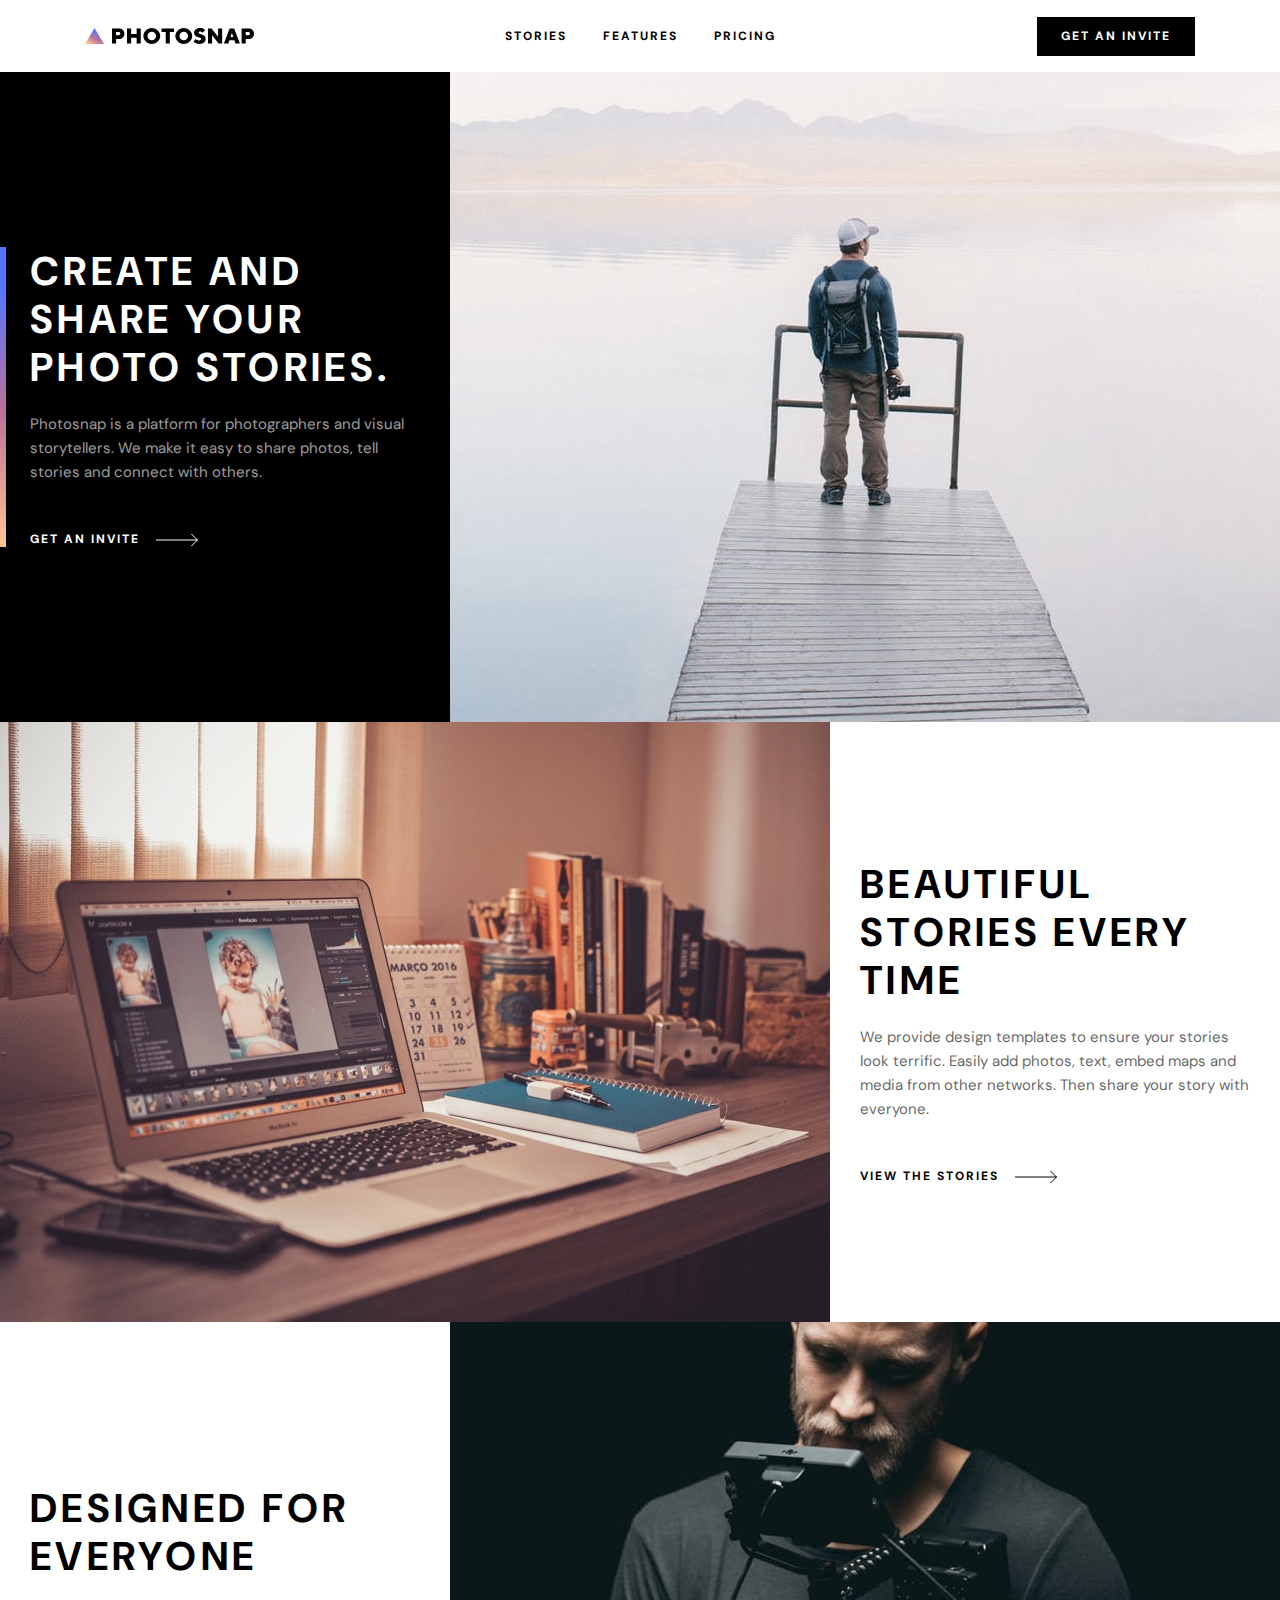
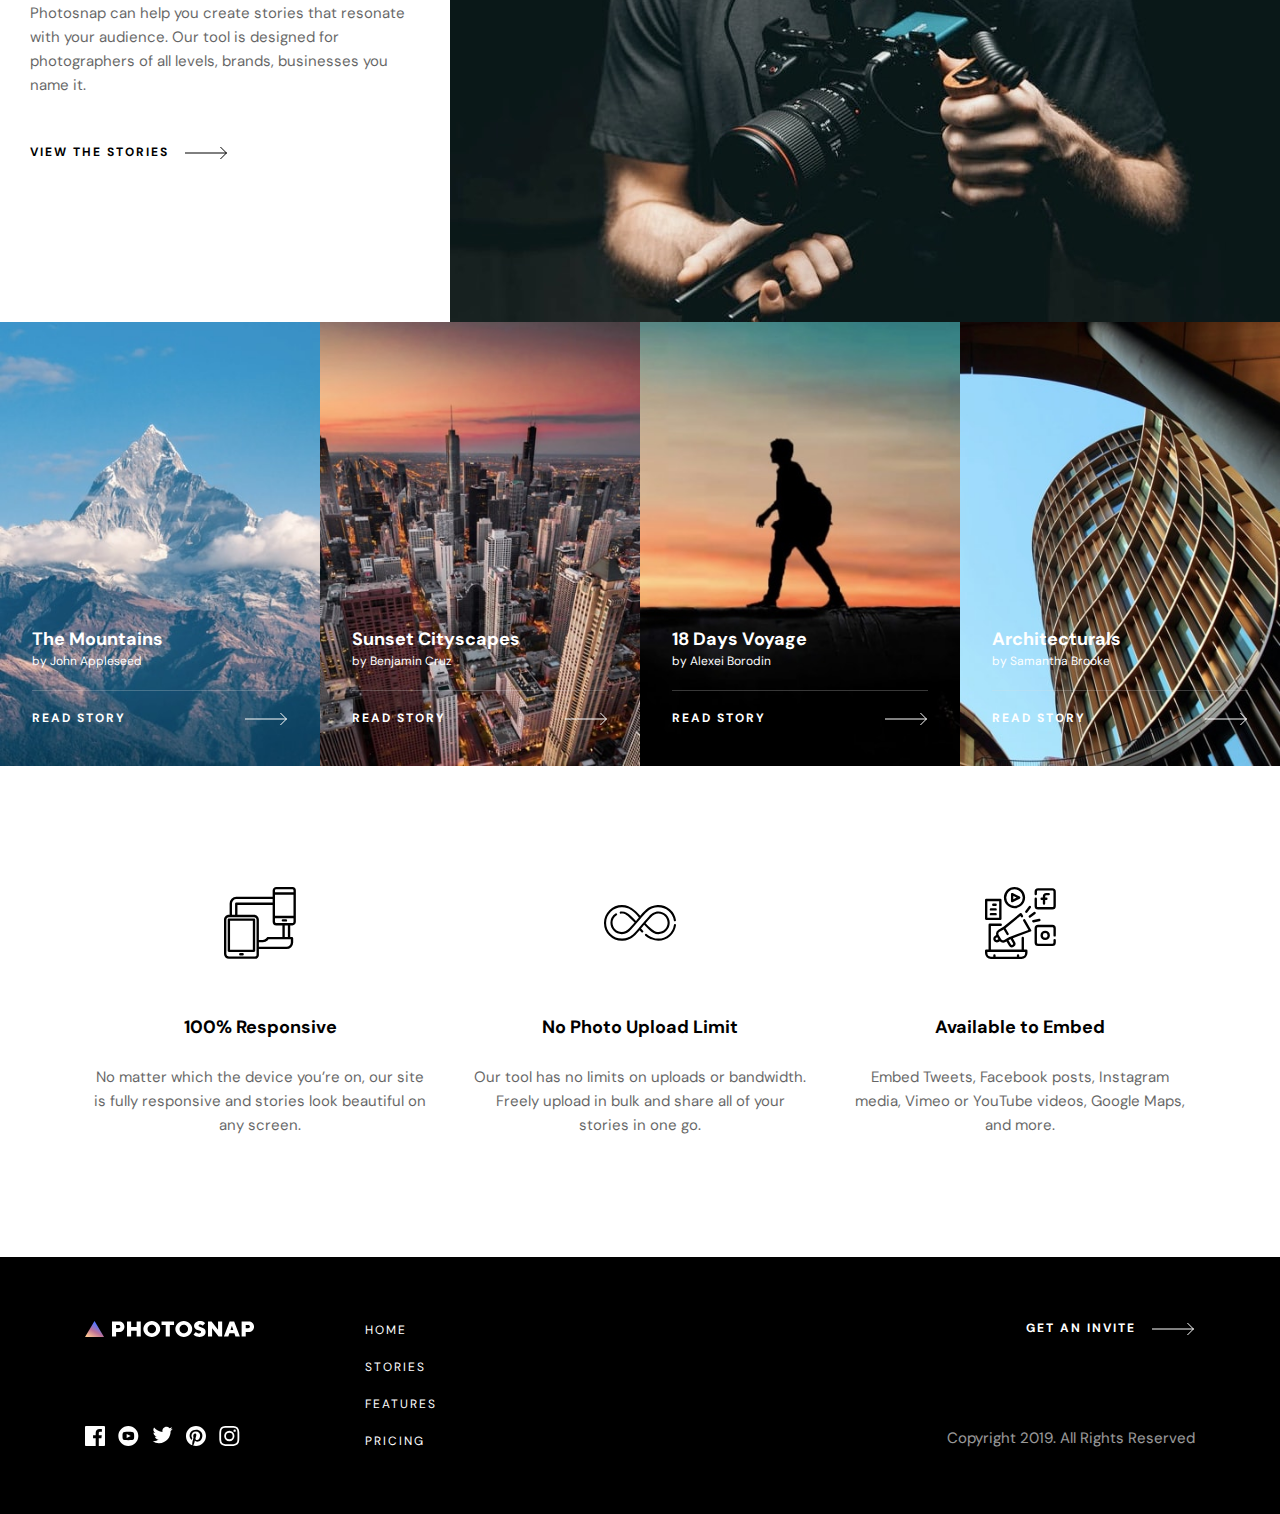
<file: index.html>
<!DOCTYPE html>
<html lang="en">

<head>
  <meta charset="UTF-8">
  <meta name="viewport" content="width=device-width, initial-scale=1.0">

  <link rel="icon" type="image/png" sizes="32x32" href="./public/assets/favicon-32x32.png">


  <!-- google fonts -->
  <link rel="preconnect" href="https://fonts.googleapis.com">
  <link rel="preconnect" href="https://fonts.gstatic.com" crossorigin>
  <link href="https://fonts.googleapis.com/css2?family=DM+Sans:wght@400;700&display=swap" rel="stylesheet">

  <title>Frontend Mentor | Photosnap Website Challenge</title>

  <!-- custom css-->
  <link rel="stylesheet" href="./public/css/style.css">
  <script src="./public/js/navigation.js" defer></script>
</head>

<body id="home">
  <header class="header">
    <div class="container">
      <a href="./index.html" aria-label="Home"><img class="logo" src="./public/assets/shared/desktop/logo.svg" alt="photosnap logo"></a>
      <button class="mobile-nav-toggle" aria-controls="primary-navigation" aria-expanded="false"><span
          class="sr-only">Menu</span></button>
      <nav id="primary-navigation" data-visible="false">
        <ul>
          <li><a class="fs-400 letter-spacing-2 uppercase text-black fw-700" href="./stories.html">Stories</a></li>
          <li><a class="fs-400 letter-spacing-2 uppercase text-black fw-700" href="./features.html">Features</a></li>
          <li><a class="fs-400 letter-spacing-2 uppercase text-black fw-700" href="./pricing.html">Pricing</a></li>
        </ul>
        <button class="button button--primary">Get an invite</button>
      </nav>
    </div>
  </header>

  <main>
    <section class="article-with-picture reversed bg-black">
      <picture>
        <source media="(min-width: 1280px)" srcset="./public/assets/home/desktop/create-and-share.jpg">
        <source media="(min-width: 768px)" srcset="./public/assets/home/tablet/create-and-share.jpg">
        <source srcset="./public/assets/home/mobile/create-and-share.jpg">
        <img src="./public/assets/home/mobile/create-and-share.jpg" alt="Man with camera standing on dock">
      </picture>
      
      <article class="container with-accent">
        <h1 class="text-h1 text-white uppercase">Create and share your photo stories.</h1>
        <p class="text-body text-white text-opacity">
          Photosnap is a platform for photographers and visual storytellers. We make it easy to share photos, tell
          stories and connect with others.
        </p>
        <button class="button button--secondary button--inverted">Get an invite
          <svg xmlns="http://www.w3.org/2000/svg" width="43" height="14">
            <g fill="none" fill-rule="evenodd" stroke="#000">
              <path d="M0 7h41.864M35.428 1l6 6-6 6" />
            </g>
          </svg>
        </button>
      </article>
    </section>

    <section class="article-with-picture">
      <picture>
        <source media="(min-width: 1280px)" srcset="./public/assets/home/desktop/beautiful-stories.jpg">
        <source media="(min-width: 768px)" srcset="./public/assets/home/tablet/beautiful-stories.jpg">
        <source srcset="./public/assets/home/mobile/beautiful-stories.jpg">
        <img src="./public/assets/home/mobile/beautiful-stories.jpg" alt="Notebook on the desk">
      </picture>
      
      <article class="container">
        <h2 class="text-h1 text-black uppercase">Beautiful stories every time</h2>
        <p class="text-body text-black text-opacity">
          We provide design templates to ensure your stories look terrific. Easily add photos, text, embed maps and media from other networks. Then share your story with everyone.
        </p>
        <button class="button button--secondary">View the stories
          <svg xmlns="http://www.w3.org/2000/svg" width="43" height="14">
            <g fill="none" fill-rule="evenodd" stroke="#000">
              <path d="M0 7h41.864M35.428 1l6 6-6 6" />
            </g>
          </svg>
        </button>
      </article>
    </section>

    <section class="article-with-picture reversed">
      <picture>
        <source media="(min-width: 1280px)" srcset="./public/assets/home/desktop/designed-for-everyone.jpg">
        <source media="(min-width: 768px)" srcset="./public/assets/home/tablet/designed-for-everyone.jpg">
        <source srcset="./public/assets/home/mobile/designed-for-everyone.jpg">
        <img src="./public/assets/home/mobile/designed-for-everyone.jpg" alt="Man holding camera">
      </picture>
      
      <article class="container">
        <h2 class="text-h1 text-black uppercase">Designed for everyone</h2>
        <p class="text-body text-black text-opacity">
          Photosnap can help you create stories that resonate with your audience.  Our tool is designed for photographers of all levels, brands, businesses you name it.
        </p>
        <button class="button button--secondary">View the stories
          <svg xmlns="http://www.w3.org/2000/svg" width="43" height="14">
            <g fill="none" fill-rule="evenodd" stroke="#000">
              <path d="M0 7h41.864M35.428 1l6 6-6 6" />
            </g>
          </svg>
        </button>
      </article>
    </section>

    <section class="stories">
      <div class="story">
        <picture class="story__picture">
          <source media="(min-width: 768px)" srcset="./public/assets/stories/desktop/mountains.jpg">
          <source srcset="./public/assets/stories/mobile/mountains.jpg">

          <img src="./public/assets/stories/mobile/mountains.jpg" alt="Mountains">
        </picture>

        <div class="story__body flow-vertical" style="--flow-space: 2rem;">
          <div>
            <h3 class="text-h3 text-white">The Mountains</h3>
            <p class="text-white fs-400">by John Appleseed</p>
          </div>

          <div class="separator opacity-25"></div>

          <button class="button button--secondary button--inverted button--block">Read story
            <svg xmlns="http://www.w3.org/2000/svg" width="43" height="14">
              <g fill="none" fill-rule="evenodd" stroke="#000">
                <path d="M0 7h41.864M35.428 1l6 6-6 6" />
              </g>
            </svg>
          </button>
        </div>
      </div>

      <div class="story">
        <picture class="story__picture">
          <source media="(min-width: 768px)" srcset="./public/assets/stories/desktop/cityscapes.jpg">
          <source srcset="./public/assets/stories/mobile/cityscapes.jpg">

          <img src="./public/assets/stories/mobile/cityscapes.jpg" alt="Big city from air">
        </picture>

        <div class="story__body flow-vertical" style="--flow-space: 2rem;">
          <div>
            <h3 class="text-h3 text-white">Sunset Cityscapes</h3>
            <p class="text-white fs-400">by Benjamin Cruz</p>
          </div>

          <div class="separator opacity-25"></div>

          <button class="button button--secondary button--inverted button--block">Read story
            <svg xmlns="http://www.w3.org/2000/svg" width="43" height="14">
              <g fill="none" fill-rule="evenodd" stroke="#000">
                <path d="M0 7h41.864M35.428 1l6 6-6 6" />
              </g>
            </svg>
          </button>
        </div>
      </div>

      <div class="story">
        <picture class="story__picture">
          <source media="(min-width: 768px)" srcset="./public/assets/stories/desktop/18-days-voyage.jpg">
          <source srcset="./public/assets/stories/mobile/18-days-voyage.jpg">

          <img src="./public/assets/stories/mobile/18-days-voyage.jpg" alt="Man walking infront of sunset">
        </picture>

        <div class="story__body flow-vertical" style="--flow-space: 2rem;">
          <div>
            <h3 class="text-h3 text-white">18 Days Voyage</h3>
            <p class="text-white fs-400">by Alexei Borodin</p>
          </div>

          <div class="separator opacity-25"></div>

          <button class="button button--secondary button--inverted button--block">Read story
            <svg xmlns="http://www.w3.org/2000/svg" width="43" height="14">
              <g fill="none" fill-rule="evenodd" stroke="#000">
                <path d="M0 7h41.864M35.428 1l6 6-6 6" />
              </g>
            </svg>
          </button>
        </div>
      </div>

      <div class="story">
        <picture class="story__picture">
          <source media="(min-width: 768px)" srcset="./public/assets/stories/desktop/architecturals.jpg">
          <source srcset="./public/assets/stories/mobile/architecturals.jpg">

          <img src="./public/assets/stories/mobile/architecturals.jpg" alt="Modern building">
        </picture>

        <div class="story__body flow-vertical" style="--flow-space: 2rem;">
          <div>
            <h3 class="text-h3 text-white">Architecturals</h3>
            <p class="text-white fs-400">by Samantha Brooke</p>
          </div>

          <div class="separator opacity-25"></div>

          <button class="button button--secondary button--inverted button--block">Read story
            <svg xmlns="http://www.w3.org/2000/svg" width="43" height="14">
              <g fill="none" fill-rule="evenodd" stroke="#000">
                <path d="M0 7h41.864M35.428 1l6 6-6 6" />
              </g>
            </svg>
          </button>
        </div>
      </div>
    </section>

    <section class="container features">
      <div class="feature">
        <img src="./public/assets/features/desktop/responsive.svg" alt="vector icon devices" class="feature__icon">
        <h3 class="text-h3">100% Responsive</h3>
        <p class="text-body text-opacity">
          No matter which the device you’re on, our site is fully responsive and stories look beautiful on any screen.
        </p>
      </div>

      <div class="feature">
        <img src="./public/assets/features/desktop/no-limit.svg" alt="vector icon devices" class="feature__icon">
        <h3 class="text-h3">No Photo Upload Limit</h3>
        <p class="text-body text-opacity">
          Our tool has no limits on uploads or bandwidth. Freely upload in bulk and share all of your stories in one go.
        </p>
      </div>

      <div class="feature">
        <img src="./public/assets/features/desktop/embed.svg" alt="vector icon devices" class="feature__icon">
        <h3 class="text-h3">Available to Embed</h3>
        <p class="text-body text-opacity">
          Embed Tweets, Facebook posts, Instagram media, Vimeo or YouTube videos, Google Maps, and more. 
        </p>
      </div>
    </section>

  </main>

  <footer class="footer bg-black">
    <div class="container">
      <div class="footer__content">
        <div class="footer__content__logo">
          <img src="./public/assets/shared/desktop/logo-white.svg" alt="Photosnap logo">
        </div>

        <ul class="footer__content__social">
          <li>
            <a href="#" id="facebook-icon"aria-label="Facebook">
              <svg xmlns="http://www.w3.org/2000/svg" width="20" height="20"><defs><linearGradient id="b" x1="100%" x2="0%" y1="0%" y2="100%"><stop offset="0%" stop-color="#63AFDB"/><stop offset="100%" stop-color="#6028F1"/></linearGradient></defs><path fill="url(#b)" d="M18.896 0H1.104C.494 0 0 .494 0 1.104v17.793C0 19.506.494 20 1.104 20h9.58v-7.745H8.076V9.237h2.606V7.01c0-2.583 1.578-3.99 3.883-3.99 1.104 0 2.052.082 2.329.119v2.7h-1.598c-1.254 0-1.496.597-1.496 1.47v1.928h2.989l-.39 3.018h-2.6V20h5.098c.608 0 1.102-.494 1.102-1.104V1.104C20 .494 19.506 0 18.896 0z"/></svg>
            </a>
          </li>

          <li>
            <a href="#" id="youtube-icon"aria-label="Youtube">
              <svg xmlns="http://www.w3.org/2000/svg" width="21" height="20"><defs><linearGradient id="c" x1="0%" x2="100%" y1="100%" y2="0%"><stop offset="0%" stop-color="#D3205A"/><stop offset="100%" stop-color="#FF5A5A"/></linearGradient></defs><path fill="url(#c)" d="M43.33 0c-5.523 0-10 4.478-10 10 0 5.523 4.477 10 10 10s10-4.477 10-10c0-5.522-4.477-10-10-10zm3.7 14.077c-1.75.12-5.653.12-7.402 0-1.896-.13-2.117-1.059-2.131-4.077.014-3.024.237-3.947 2.131-4.077 1.75-.12 5.652-.12 7.403 0 1.897.13 2.117 1.059 2.132 4.077-.015 3.024-.237 3.947-2.132 4.077zm-5.367-6.029l4.098 1.949-4.098 1.955V8.048z" transform="translate(-33)"/></svg>
            </a>
          </li>

          <li>
            <a href="#" id="twitter-icon"aria-label="Twitter">
              <svg xmlns="http://www.w3.org/2000/svg" width="21" height="18"><defs><linearGradient id="d" x1="100%" x2="0%" y1="16.979%" y2="83.021%"><stop offset="0%" stop-color="#65FFEB"/><stop offset="100%" stop-color="#27718A"/></linearGradient></defs><path fill="url(#d)" d="M86.66 3.797a8.192 8.192 0 01-2.357.646 4.11 4.11 0 001.805-2.27 8.22 8.22 0 01-2.606.996 4.096 4.096 0 00-2.995-1.296c-2.65 0-4.596 2.472-3.998 5.038a11.648 11.648 0 01-8.457-4.287 4.109 4.109 0 001.27 5.478 4.086 4.086 0 01-1.858-.513c-.045 1.901 1.318 3.68 3.291 4.075a4.113 4.113 0 01-1.853.07 4.106 4.106 0 003.833 2.85 8.25 8.25 0 01-6.075 1.7 11.616 11.616 0 006.29 1.843c7.618 0 11.922-6.434 11.662-12.205a8.354 8.354 0 002.048-2.124z" transform="translate(-66 -1)"/></svg>
            </a>
          </li>

          <li>
            <a href="#" id="pinterest-icon"aria-label="Pinterest">
              <svg xmlns="http://www.w3.org/2000/svg" width="20" height="20"><defs><linearGradient id="e" x1="100%" x2="0%" y1="0%" y2="100%"><stop offset="0%" stop-color="#F6C683"/><stop offset="100%" stop-color="#DE3838"/></linearGradient></defs><path fill="url(#e)" d="M109.99 0c-5.522 0-10 4.477-10 10 0 4.237 2.636 7.855 6.356 9.312-.088-.791-.167-2.005.035-2.868.181-.78 1.172-4.97 1.172-4.97s-.299-.6-.299-1.486c0-1.39.806-2.428 1.81-2.428.852 0 1.264.64 1.264 1.408 0 .858-.546 2.14-.828 3.33-.236.995.5 1.807 1.48 1.807 1.778 0 3.144-1.874 3.144-4.58 0-2.393-1.72-4.068-4.176-4.068-2.845 0-4.515 2.135-4.515 4.34 0 .859.33 1.781.744 2.281a.3.3 0 01.069.288l-.278 1.133c-.044.183-.145.223-.335.134-1.249-.581-2.03-2.407-2.03-3.874 0-3.154 2.292-6.052 6.608-6.052 3.469 0 6.165 2.473 6.165 5.776 0 3.447-2.173 6.22-5.19 6.22-1.013 0-1.965-.525-2.291-1.148l-.623 2.378c-.226.869-.835 1.958-1.244 2.621.937.29 1.931.446 2.962.446 5.523 0 10-4.477 10-10s-4.477-10-10-10z" transform="translate(-100)"/></svg>
            </a>
          </li>

          <li>
            <a href="#" id="instagram-icon"aria-label="Instagram">
              <svg xmlns="http://www.w3.org/2000/svg" width="21" height="20"><defs><linearGradient id="f" x1="0%" x2="50%" y1="100%" y2="0%"><stop offset="0%" stop-color="#FFC593"/><stop offset="51.945%" stop-color="#BC7198"/><stop offset="100%" stop-color="#5A77FF"/></linearGradient></defs><path fill="url(#f)" d="M143.32 1.802c2.67 0 2.987.01 4.042.059 2.71.123 3.976 1.409 4.099 4.099.048 1.054.057 1.37.057 4.04 0 2.672-.01 2.988-.057 4.042-.124 2.687-1.387 3.975-4.1 4.099-1.054.048-1.37.058-4.041.058-2.67 0-2.987-.01-4.04-.058-2.718-.124-3.977-1.416-4.1-4.1-.048-1.054-.058-1.37-.058-4.041 0-2.67.01-2.986.058-4.04.124-2.69 1.387-3.977 4.1-4.1 1.054-.048 1.37-.058 4.04-.058zm0-1.802c-2.716 0-3.056.012-4.123.06-3.631.167-5.65 2.182-5.816 5.817-.05 1.067-.061 1.407-.061 4.123s.012 3.057.06 4.123c.167 3.632 2.182 5.65 5.817 5.817 1.067.048 1.407.06 4.123.06s3.057-.012 4.123-.06c3.629-.167 5.652-2.182 5.816-5.817.05-1.066.061-1.407.061-4.123s-.012-3.056-.06-4.122c-.163-3.629-2.18-5.65-5.816-5.817C146.377.01 146.036 0 143.32 0zm0 4.865a5.135 5.135 0 100 10.27 5.135 5.135 0 000-10.27zm0 8.468a3.333 3.333 0 110-6.666 3.333 3.333 0 010 6.666zm5.338-9.87a1.2 1.2 0 100 2.4 1.2 1.2 0 000-2.4z" transform="translate(-133)"/></svg>
            </a>
          </li>
        </ul>

        <ul class="footer__content__navigation">
          <li><a href="./index.html" class="fs-400 text-white letter-spacing-2 uppercase">Home</a></li>
          <li><a href="./stories.html" class="fs-400 text-white letter-spacing-2 uppercase">Stories</a></li>
          <li><a href="./features.html" class="fs-400 text-white letter-spacing-2 uppercase">Features</a></li>
          <li><a href="./pricing.html" class="fs-400 text-white letter-spacing-2 uppercase">Pricing</a></li>
        </ul>
      </div>
      <div class="footer__misc">
        <button class="button button--secondary button--inverted">Get an invite
          <svg xmlns="http://www.w3.org/2000/svg" width="43" height="14">
            <g fill="none" fill-rule="evenodd" stroke="#000">
              <path d="M0 7h41.864M35.428 1l6 6-6 6" />
            </g>
          </svg>
        </button>
        <p class="text-body text-opacity text-white">
          Copyright 2019. All Rights Reserved
        </p>
      </div>
    </div>
  </footer>

</body>

</html>
</file>
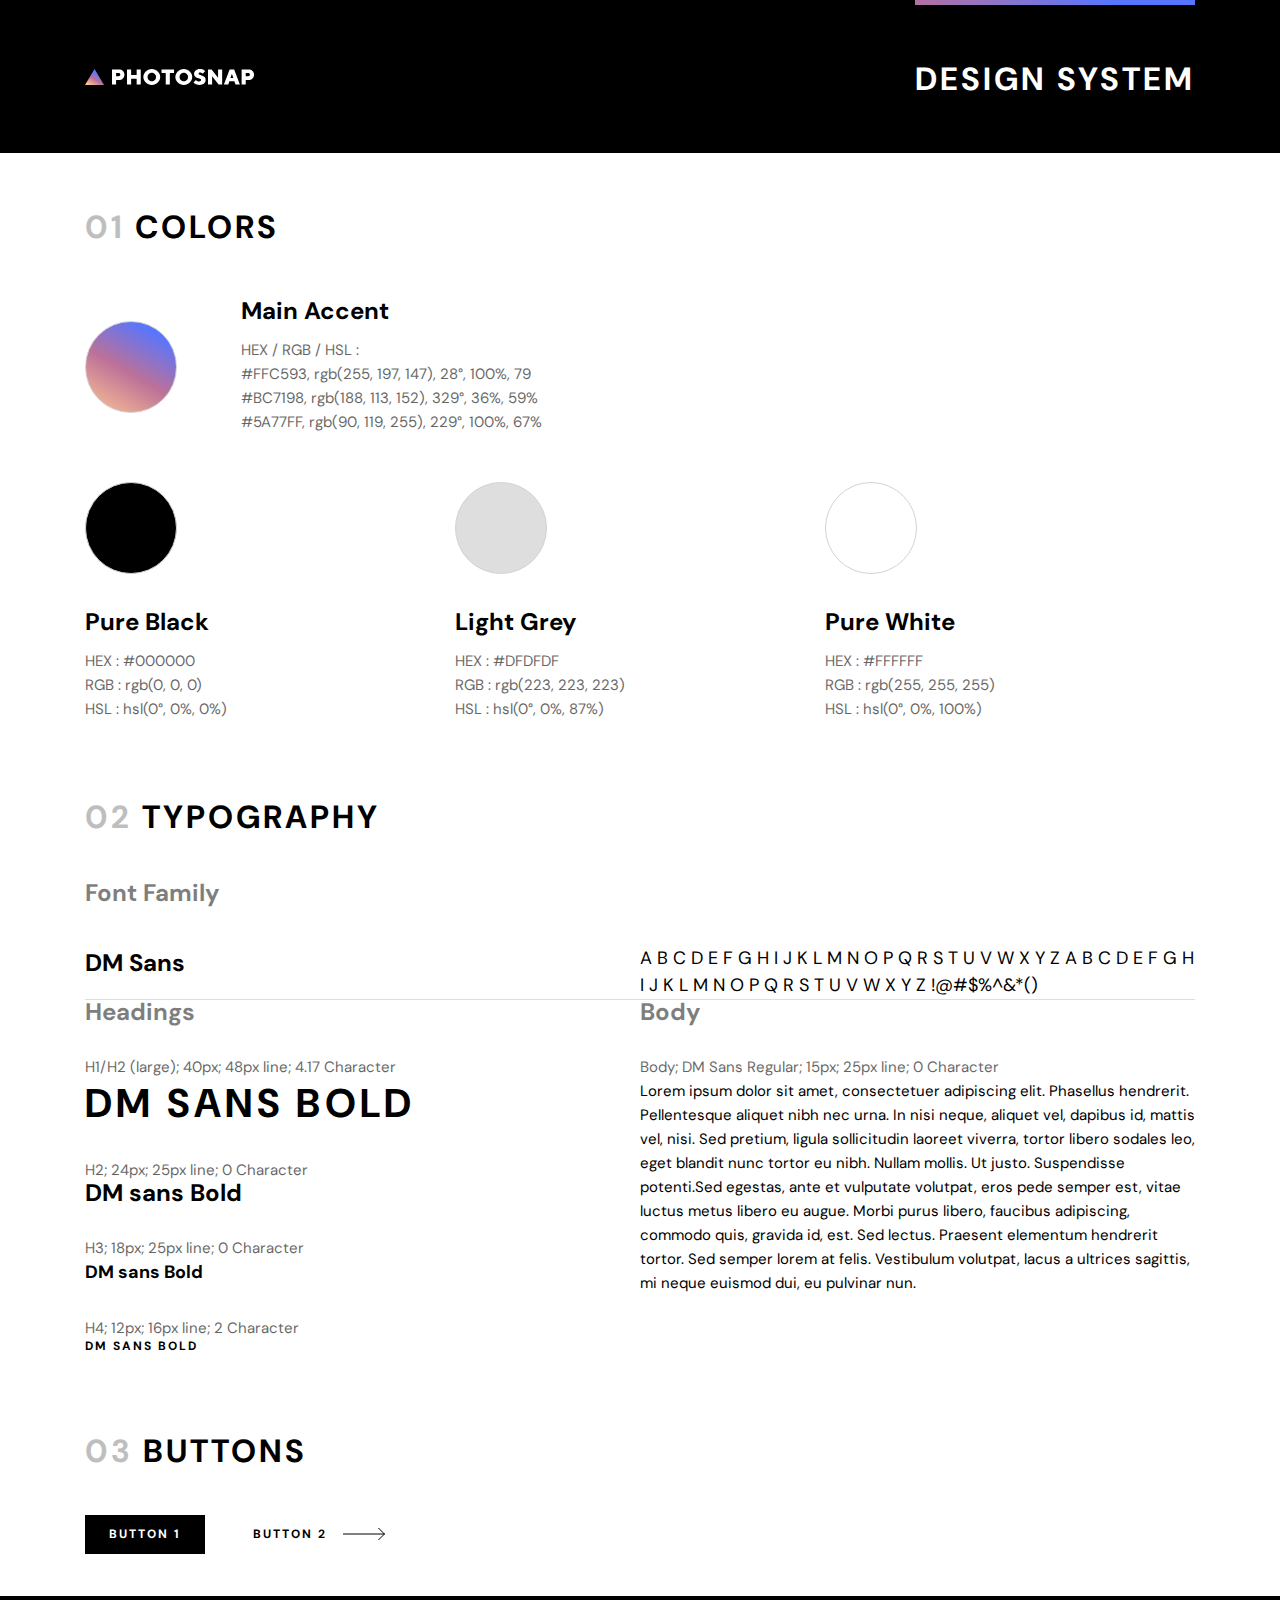
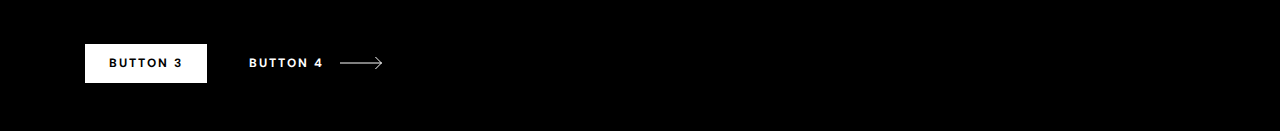
<file: design-system.html>
<!DOCTYPE html>
<html lang="en">

<head>
    <meta charset="UTF-8">
    <meta http-equiv="X-UA-Compatible" content="IE=edge">
    <meta name="viewport" content="width=device-width, initial-scale=1.0">

    <!-- google fonts -->
    <link rel="preconnect" href="https://fonts.googleapis.com">
    <link rel="preconnect" href="https://fonts.gstatic.com" crossorigin>
    <link href="https://fonts.googleapis.com/css2?family=DM+Sans:wght@400;700&display=swap" rel="stylesheet">

    <title>Document</title>

    <!-- custom css-->
    <link rel="stylesheet" href="./public/css/style.css">
</head>

<body>
    <header class="bg-black">
        <div class="container flex flex-a-center flex-j-space-between" >
            <svg xmlns="http://www.w3.org/2000/svg" width="170" height="16"><defs><linearGradient id="a" x1="0%" x2="50%" y1="85.457%" y2="14.543%"><stop offset="0%" stop-color="#FFC593"/><stop offset="51.945%" stop-color="#BC7198"/><stop offset="100%" stop-color="#5A77FF"/></linearGradient></defs><g fill="none" fill-rule="evenodd"><path fill="#fff" fill-rule="nonzero" d="M31.108 15.568v-4.541h2.703c.836 0 1.6-.133 2.292-.4a5.19 5.19 0 001.773-1.113 5.1 5.1 0 001.146-1.676c.273-.642.41-1.344.41-2.108 0-.75-.137-1.449-.41-2.098a5.072 5.072 0 00-1.146-1.686A5.19 5.19 0 0036.103.832c-.692-.266-1.456-.4-2.292-.4H27v15.136h4.108zm2.487-8.217h-2.487V4.108h2.487c.49 0 .9.162 1.232.487.332.324.497.702.497 1.135 0 .432-.165.81-.497 1.135-.332.324-.742.486-1.232.486zm12.54 8.217V9.73h5.514v5.838h4.108V.432h-4.108v5.622h-5.514V.432h-4.108v15.136h4.108zM66.784 16a8.616 8.616 0 003.319-.638 8.401 8.401 0 002.68-1.74 8.192 8.192 0 001.785-2.552c.432-.965.648-1.989.648-3.07a7.428 7.428 0 00-.648-3.07 8.192 8.192 0 00-1.784-2.552 8.401 8.401 0 00-2.681-1.74A8.616 8.616 0 0066.783 0c-1.196 0-2.306.213-3.329.638a8.432 8.432 0 00-2.67 1.74A8.192 8.192 0 0059 4.93 7.428 7.428 0 0058.351 8c0 1.081.217 2.105.649 3.07a8.192 8.192 0 001.784 2.552 8.432 8.432 0 002.67 1.74c1.023.425 2.133.638 3.33.638zm0-3.676A4.285 4.285 0 0165.119 12a3.942 3.942 0 01-1.34-.908 4.33 4.33 0 01-.887-1.373A4.479 4.479 0 0162.568 8c0-.62.108-1.193.324-1.719a4.33 4.33 0 01.886-1.373c.375-.39.822-.692 1.34-.908a4.285 4.285 0 011.666-.324c.59 0 1.142.108 1.654.324.512.216.958.519 1.34.908.382.39.681.847.898 1.373.216.526.324 1.1.324 1.719 0 .62-.108 1.193-.324 1.719a4.236 4.236 0 01-.898 1.373c-.382.39-.828.692-1.34.908a4.206 4.206 0 01-1.654.324zm18.054 3.244V4.108h4.216V.432h-12.54v3.676h4.216v11.46h4.108zM98.784 16a8.616 8.616 0 003.319-.638 8.401 8.401 0 002.68-1.74 8.192 8.192 0 001.785-2.552c.432-.965.648-1.989.648-3.07a7.428 7.428 0 00-.648-3.07 8.192 8.192 0 00-1.784-2.552 8.401 8.401 0 00-2.681-1.74A8.616 8.616 0 0098.783 0c-1.196 0-2.306.213-3.329.638a8.432 8.432 0 00-2.67 1.74A8.192 8.192 0 0091 4.93 7.428 7.428 0 0090.351 8c0 1.081.217 2.105.649 3.07a8.192 8.192 0 001.784 2.552 8.432 8.432 0 002.67 1.74c1.023.425 2.133.638 3.33.638zm0-3.676A4.285 4.285 0 0197.119 12a3.942 3.942 0 01-1.34-.908 4.33 4.33 0 01-.887-1.373A4.479 4.479 0 0194.568 8c0-.62.108-1.193.324-1.719a4.33 4.33 0 01.886-1.373c.375-.39.822-.692 1.34-.908a4.285 4.285 0 011.666-.324c.59 0 1.142.108 1.654.324.512.216.958.519 1.34.908.382.39.681.847.898 1.373.216.526.324 1.1.324 1.719 0 .62-.108 1.193-.324 1.719a4.236 4.236 0 01-.898 1.373c-.382.39-.828.692-1.34.908a4.206 4.206 0 01-1.654.324zM114.568 16c.95 0 1.801-.133 2.55-.4.75-.267 1.385-.627 1.904-1.081.519-.454.915-.98 1.189-1.578.274-.599.41-1.236.41-1.914 0-.88-.172-1.6-.518-2.162a4.35 4.35 0 00-1.298-1.362 6.98 6.98 0 00-1.697-.822l-1.697-.562a7.533 7.533 0 01-1.297-.551c-.346-.195-.52-.465-.52-.811 0-.332.148-.63.444-.898.295-.266.688-.4 1.178-.4.375 0 .714.062 1.016.184.303.123.563.263.779.422.26.173.49.367.692.584l2.378-2.487a5.559 5.559 0 00-1.276-1.08c-.432-.275-.98-.523-1.643-.747C116.5.112 115.706 0 114.784 0c-.865 0-1.65.13-2.357.39-.706.259-1.308.605-1.805 1.037-.498.432-.883.93-1.157 1.492a3.908 3.908 0 00-.41 1.73c0 .879.172 1.6.518 2.162a4.35 4.35 0 001.297 1.362 6.98 6.98 0 001.698.822c.612.201 1.178.389 1.697.562.519.173.951.357 1.297.551.346.195.52.465.52.81 0 .433-.174.812-.52 1.136-.346.324-.821.487-1.427.487-.49 0-.933-.083-1.33-.25a5.466 5.466 0 01-1.027-.55 5.352 5.352 0 01-.886-.822l-2.378 2.486c.432.49.944.923 1.535 1.298.504.331 1.131.63 1.88.897.75.267 1.63.4 2.639.4zm12.54-.432V7.135l6.508 8.433h3.546V.432h-4.108v8.433L126.568.432H123v15.136h4.108zm16.216 0l1.081-3.244h4.973l1.081 3.244h4.433L149.162.432h-4.54l-5.73 15.136h4.432zm4.973-6.487h-2.81l1.405-4.432 1.405 4.432zm12.433 6.487v-4.541h2.702c.836 0 1.6-.133 2.292-.4a5.19 5.19 0 001.773-1.113 5.1 5.1 0 001.146-1.676c.274-.642.411-1.344.411-2.108 0-.75-.137-1.449-.41-2.098a5.072 5.072 0 00-1.147-1.686 5.19 5.19 0 00-1.773-1.114c-.692-.266-1.456-.4-2.292-.4h-6.81v15.136h4.108zm2.486-8.217h-2.486V4.108h2.486c.49 0 .901.162 1.233.487.331.324.497.702.497 1.135 0 .432-.166.81-.497 1.135-.332.324-.743.486-1.233.486z"/><path fill="url(#a)" d="M0 16L9.5 0 19 16z"/></g></svg>

            <h1 class="ds-title uppercase text-white accent-border-top" style="padding-block: 5rem;">DESIGN SYSTEM</h1>
        </div>
    </header>
    <main style="padding-block-start: 5em;">
        <div class="container flow-vertical" style="--flow-space: 7.2em;">

        </div>

        <h1 class="sr-only">Design System</h1>

        <section style="margin-bottom: 7.2rem;">
            <div class="container flow-vertical" style="--flow-space: 4.8em;">
                <h2 class="ds-title text-black"><span>01</span> COLORS</h2>
                <div>
                    <div class="flex flex-a-center" style="--gap: 6.4em;">
                        <div class="circle bg-accent" style="--width: 92px; border: 1px solid lightgray;"></div>
                        <div class="flow-vertical" style="--flow-space: 1.5em;">
                            <p class="text-h2">Main Accent</p>
                            <ul>
                                <li class="text-opacity text-body">HEX / RGB / HSL :</li>
                                <li class="text-opacity text-body">#FFC593, rgb(255, 197, 147), 28°, 100%, 79</li>
                                <li class="text-opacity text-body">#BC7198, rgb(188, 113, 152), 329°, 36%, 59%</li>
                                <li class="text-opacity text-body">#5A77FF, rgb(90, 119, 255), 229°, 100%, 67%</li>
                            </ul>
                        </div>
                    </div>
                </div>
                <div class="grid grid-c-3">
                    <div class="flow-vertical" style="--flow-space: 1.5em;">
                        <div class="circle bg-black" style="--width: 92px; border: 1px solid lightgray;"></div>
                        <p class="text-h2">Pure Black</p>
                        <ul>
                            <li class="text-opacity text-body">HEX : #000000</li>
                            <li class="text-opacity text-body">RGB : rgb(0, 0, 0)</li>
                            <li class="text-opacity text-body">HSL : hsl(0°, 0%, 0%)</li>
                        </ul>
                    </div>
                    <div class="flow-vertical" style="--flow-space: 1.5em;">
                        <div class="circle bg-grey-light" style="--width: 92px; border: 1px solid lightgray;"></div>
                        <p class="text-h2">Light Grey</p>
                        <ul>
                            <li class="text-opacity text-body">HEX : #DFDFDF</li>
                            <li class="text-opacity text-body">RGB : rgb(223, 223, 223)</li>
                            <li class="text-opacity text-body">HSL : hsl(0°, 0%, 87%)</li>
                        </ul>
                    </div>
                    <div class="flow-vertical" style="--flow-space: 1.5em;">
                        <div class="circle bg-white" style="--width: 92px; border: 1px solid lightgray;"></div>
                        <p class="text-h2">Pure White</p>
                        <ul>
                            <li class="text-opacity text-body">HEX : #FFFFFF</li>
                            <li class="text-opacity text-body">RGB : rgb(255, 255, 255)</li>
                            <li class="text-opacity text-body">HSL : hsl(0°, 0%, 100%)</li>
                        </ul>
                    </div>
                </div>
            </div>
        </section>

        <section class="flow-vertical" style="--flow-space: 4rem; margin-bottom: 7.2rem;">
            <div class="container flow-vertical" style="--flow-space: 4rem;">
                <h2 class="ds-title text-black"><span>02</span> TYPOGRAPHY</h2>
                <h3 class="ds-subtitle">Font Family</h3>
                <div>

                    <div class="grid grid-c-2">
                        <p class="fw-700 fs-700">DM Sans</p>
                        <p class="fs-600 uppercase">
                            a b c d e f g h i j k l m n o p q r s t u v w x y z a b c d e f g h i j k l m n o p q r s t
                            u v w x y z !@#$%^&*()
                        </p>
                    </div>
                </div>
            </div>
            <div class="container">
                <div class="separator"></div>
            </div>

            <div class="container">
                <div class="grid grid-c-2">
                    <div class="flow-vertical" style="--flow-space: 3.2rem;">
                        <h3 class="ds-subtitle">Headings</h3>
                        <div>
                            <p class="fs-500 text-opacity">H1/H2 (large); 40px; 48px line; 4.17 Character</p>
                            <p class="text-h1 uppercase">DM sans Bold</p>
                        </div>

                        <div>
                            <p class="fs-500 text-opacity">H2; 24px; 25px line; 0 Character</p>
                            <p class="text-h2">DM sans Bold</p>
                        </div>

                        <div>
                            <p class="fs-500 text-opacity">H3; 18px; 25px line; 0 Character</p>
                            <p class="text-h3">DM sans Bold</p>
                        </div>

                        <div>
                            <p class="fs-500 text-opacity">H4; 12px; 16px line; 2 Character</p>
                            <p class="text-h4 uppercase">DM sans Bold</p>
                        </div>
                    </div>
                    <div class="flow-vertical" style="--flow-space: 3.2rem;">
                        <h3 class="ds-subtitle">Body</h3>
                        <div>
                            <p class="fs-500 text-opacity">Body; DM Sans Regular; 15px; 25px line; 0 Character</p>
                            <p class="text-body">
                                Lorem ipsum dolor sit amet, consectetuer adipiscing elit. Phasellus hendrerit.
                                Pellentesque aliquet nibh nec urna. In nisi neque, aliquet vel, dapibus id, mattis vel,
                                nisi. Sed pretium, ligula sollicitudin laoreet viverra, tortor libero sodales leo, eget
                                blandit nunc tortor eu nibh. Nullam mollis. Ut justo. Suspendisse potenti.Sed egestas,
                                ante et vulputate volutpat, eros pede semper est, vitae luctus metus libero eu augue.
                                Morbi purus libero, faucibus adipiscing, commodo quis, gravida id, est. Sed lectus.
                                Praesent elementum hendrerit tortor. Sed semper lorem at felis. Vestibulum volutpat,
                                lacus a ultrices sagittis, mi neque euismod dui, eu pulvinar nun.
                            </p>
                        </div>
                    </div>
                </div>
            </div>
        </section>

        <section class="flow-vertical" style="--flow-space: 4rem;">
            <div class="container">
                <h2 class="ds-title text-black"><span>03</span> BUTTONS</h2>
            </div>
            <div>
                <div class="container">
                    <div class="flex flex-a-center" style="--gap: 4.8rem; padding-bottom: 4.2em;">
                        <div>
                            <a href="#" class="button button--primary">Button 1</a>
                        </div>
                        <div>
                            <a href="#" class="button button--secondary">Button 2 <svg
                                    xmlns="http://www.w3.org/2000/svg" width="43" height="14">
                                    <g fill="none" fill-rule="evenodd" stroke="#000">
                                        <path d="M0 7h41.864M35.428 1l6 6-6 6" />
                                    </g>
                                </svg></a>
                        </div>
                    </div>
                </div>
                <div class="bg-black " style="padding: 4.8rem 0;">
                    <div class="container flex flex-a-center" style="--gap: 4.2em;">
                        <div>
                            <a href="#" class="button button--primary button--inverted">Button 3</a>
                        </div>
                        <div>
                            <a href="#" class="button button--secondary button--inverted">Button 4 <svg
                                    xmlns="http://www.w3.org/2000/svg" width="43" height="14">
                                    <g fill="none" fill-rule="evenodd" stroke="#000">
                                        <path d="M0 7h41.864M35.428 1l6 6-6 6" />
                                    </g>
                                </svg></a>
                        </div>
                    </div>
                </div>
            </div>
        </section>
    </main>
</body>

</html>
</file>
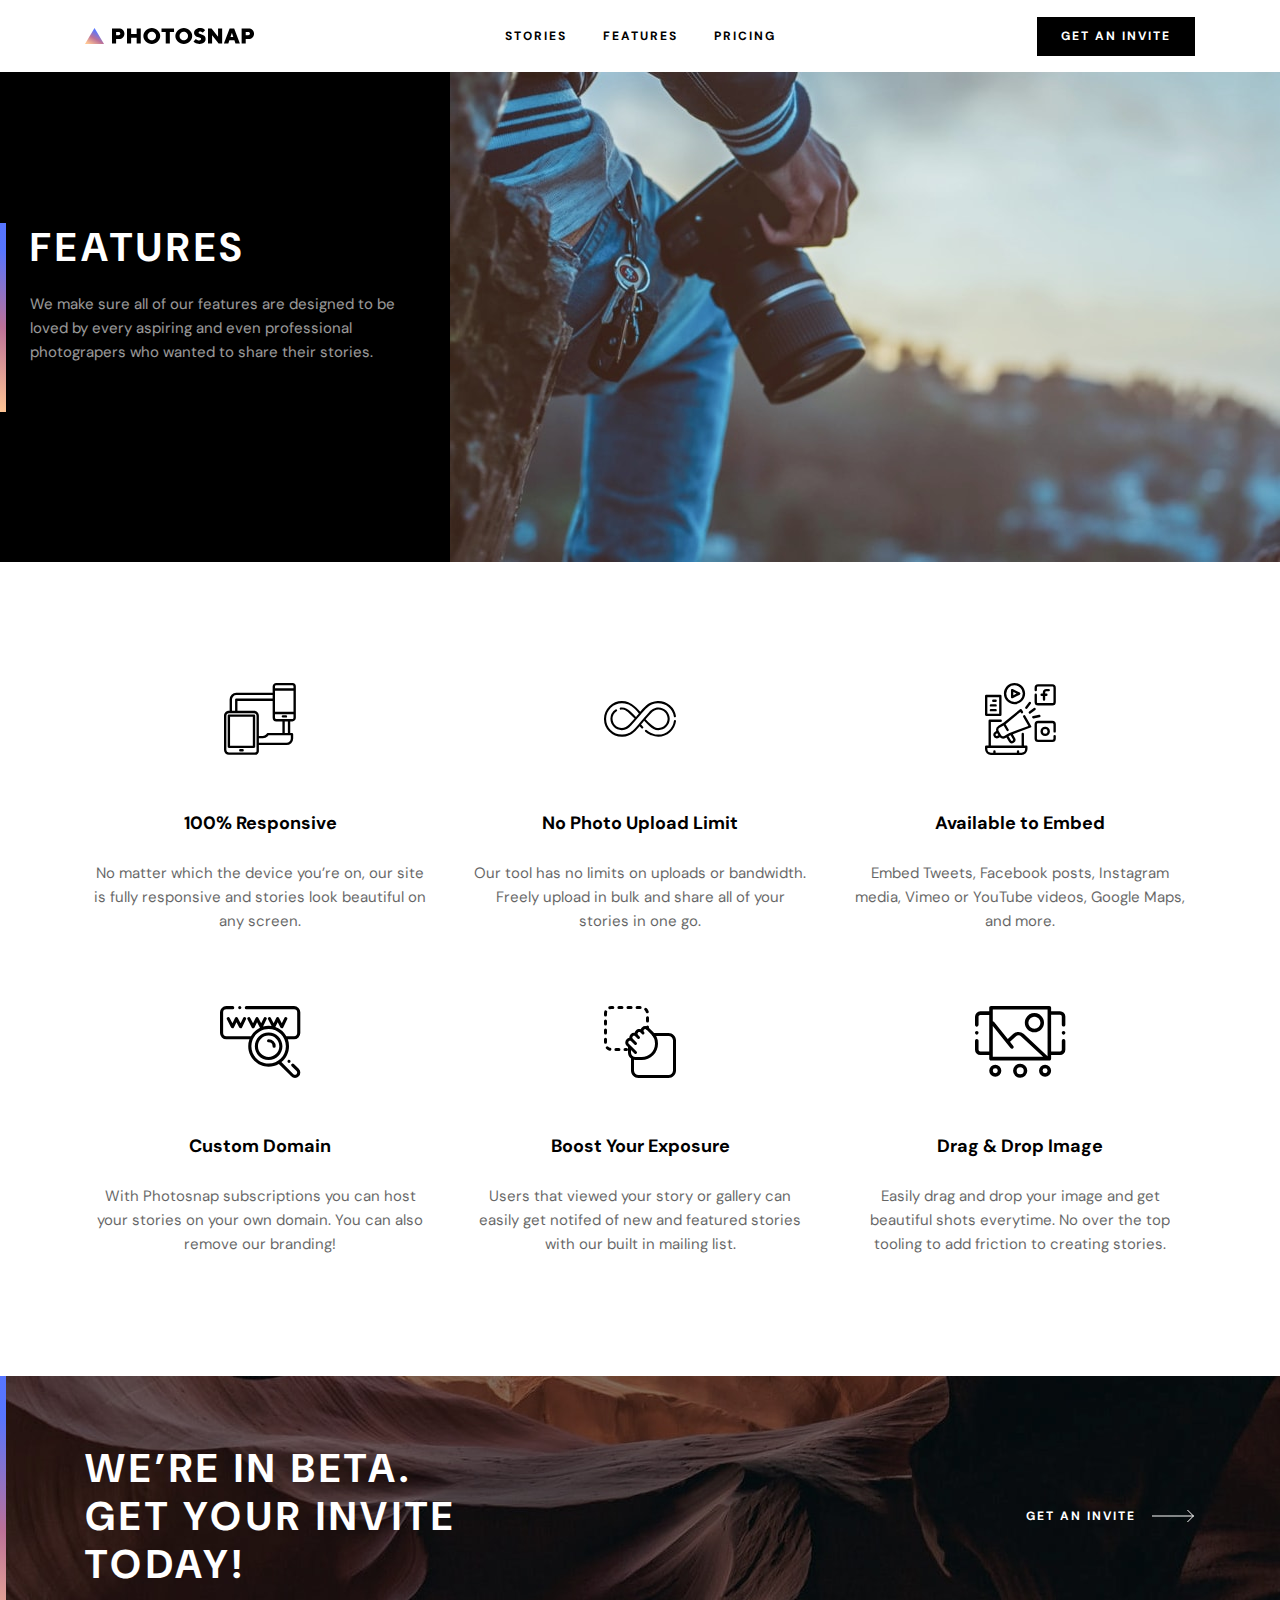
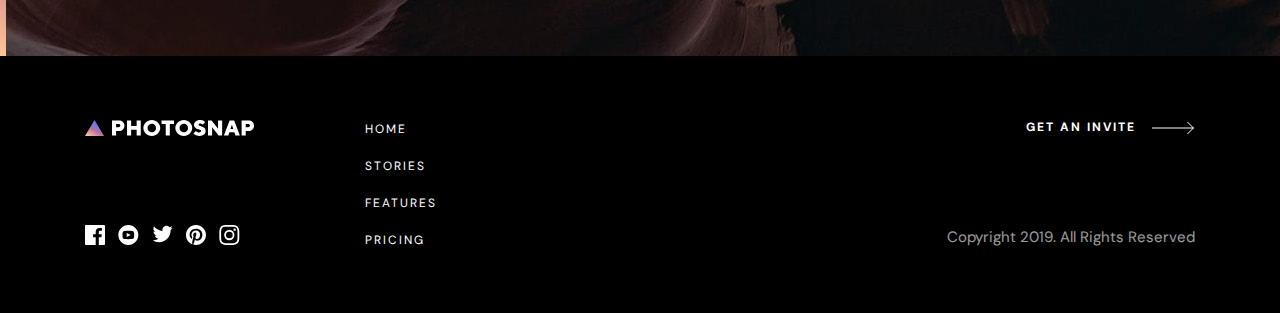
<file: features.html>
<!DOCTYPE html>
<html lang="en">

<head>
  <meta charset="UTF-8">
  <meta name="viewport" content="width=device-width, initial-scale=1.0">

  <link rel="icon" type="image/png" sizes="32x32" href="./public/assets/favicon-32x32.png">


  <!-- google fonts -->
  <link rel="preconnect" href="https://fonts.googleapis.com">
  <link rel="preconnect" href="https://fonts.gstatic.com" crossorigin>
  <link href="https://fonts.googleapis.com/css2?family=DM+Sans:wght@400;700&display=swap" rel="stylesheet">

  <title>Frontend Mentor | Photosnap Website Challenge</title>

  <!-- custom css-->
  <link rel="stylesheet" href="./public/css/style.css">
  <script src="./public/js/navigation.js" defer></script>
</head>

<body id="features">
  <header class="header">
    <div class="container">
      <a href="./index.html" aria-label="Home"><img class="logo" src="./public/assets/shared/desktop/logo.svg" alt="photosnap logo"></a>
      <button class="mobile-nav-toggle" aria-controls="primary-navigation" aria-expanded="false"><span
          class="sr-only">Menu</span></button>
      <nav id="primary-navigation" data-visible="false">
        <ul>
          <li><a class="fs-400 letter-spacing-2 uppercase text-black fw-700" href="./stories.html">Stories</a></li>
          <li><a class="fs-400 letter-spacing-2 uppercase text-black fw-700" href="./features.html">Features</a></li>
          <li><a class="fs-400 letter-spacing-2 uppercase text-black fw-700" href="./pricing.html">Pricing</a></li>
        </ul>
        <button class="button button--primary">Get an invite</button>
      </nav>
    </div>
  </header>

  <main>
    <section class="article-with-picture reversed bg-black">
      <picture>
        <source media="(min-width: 1280px)" srcset="./public/assets/features/desktop/hero.jpg">
        <source media="(min-width: 768px)" srcset="./public/assets/features/tablet/hero.jpg">
        <source srcset="./public/assets/features/mobile/hero.jpg">
        <img src="./public/assets/features/mobile/hero.jpg" alt="Man with camera standing on dock">
      </picture>
      
      <article class="container with-accent">
        <h1 class="text-h1 text-white uppercase">Features</h1>
        <p class="text-body text-white text-opacity">
          We make sure all of our features are designed to be loved by every aspiring and even professional photograpers who wanted to share their stories.
        </p>
      </article>
    </section>

    <section class="container features">
      <div class="feature">
        <img src="./public/assets/features/desktop/responsive.svg" alt="vector icon devices" class="feature__icon">
        <h3 class="text-h3">100% Responsive</h3>
        <p class="text-body text-opacity">
          No matter which the device you’re on, our site is fully responsive and stories look beautiful on any screen.
        </p>
      </div>

      <div class="feature">
        <img src="./public/assets/features/desktop/no-limit.svg" alt="vector icon devices" class="feature__icon">
        <h3 class="text-h3">No Photo Upload Limit</h3>
        <p class="text-body text-opacity">
          Our tool has no limits on uploads or bandwidth. Freely upload in bulk and share all of your stories in one go.
        </p>
      </div>

      <div class="feature">
        <img src="./public/assets/features/desktop/embed.svg" alt="vector icon devices" class="feature__icon">
        <h3 class="text-h3">Available to Embed</h3>
        <p class="text-body text-opacity">
          Embed Tweets, Facebook posts, Instagram media, Vimeo or YouTube videos, Google Maps, and more. 
        </p>
      </div>


      <div class="feature">
        <img src="./public/assets/features/desktop/custom-domain.svg" alt="vector icon devices" class="feature__icon">
        <h3 class="text-h3">Custom Domain</h3>
        <p class="text-body text-opacity">
          With Photosnap subscriptions you can host your stories on your own domain. You can also remove our branding!
        </p>
      </div>

      <div class="feature">
        <img src="./public/assets/features/desktop/boost-exposure.svg" alt="vector icon devices" class="feature__icon">
        <h3 class="text-h3">Boost Your Exposure</h3>
        <p class="text-body text-opacity">
          Users that viewed your story or gallery can easily get notifed of new and featured stories with our built in mailing list.
        </p>
      </div>

      <div class="feature">
        <img src="./public/assets/features/desktop/drag-drop.svg" alt="vector icon devices" class="feature__icon">
        <h3 class="text-h3">Drag & Drop Image</h3>
        <p class="text-body text-opacity">
          Easily drag and drop your image and get beautiful shots everytime. No over the top tooling to add friction to creating stories.
        </p>
      </div>
    </section>

    <div class="banner">
      <div class="container">
        <h2 class="text-h1 text-white uppercase">We’re in beta.
          Get your invite today!</h2>
        <button class="button button--secondary button--inverted">GET AN INVITE
          <svg xmlns="http://www.w3.org/2000/svg" width="43" height="14">
            <g fill="none" fill-rule="evenodd" stroke="#fff">
              <path d="M0 7h41.864M35.428 1l6 6-6 6" />
            </g>
          </svg>
        </button>
      </div>
    </div>

  </main>

  <footer class="footer bg-black">
    <div class="container">
      <div class="footer__content">
        <div class="footer__content__logo">
          <img src="./public/assets/shared/desktop/logo-white.svg" alt="Photosnap logo">
        </div>

        <ul class="footer__content__social">
          <li>
            <a href="#" id="facebook-icon"aria-label="Facebook">
              <svg xmlns="http://www.w3.org/2000/svg" width="20" height="20"><defs><linearGradient id="b" x1="100%" x2="0%" y1="0%" y2="100%"><stop offset="0%" stop-color="#63AFDB"/><stop offset="100%" stop-color="#6028F1"/></linearGradient></defs><path fill="url(#b)" d="M18.896 0H1.104C.494 0 0 .494 0 1.104v17.793C0 19.506.494 20 1.104 20h9.58v-7.745H8.076V9.237h2.606V7.01c0-2.583 1.578-3.99 3.883-3.99 1.104 0 2.052.082 2.329.119v2.7h-1.598c-1.254 0-1.496.597-1.496 1.47v1.928h2.989l-.39 3.018h-2.6V20h5.098c.608 0 1.102-.494 1.102-1.104V1.104C20 .494 19.506 0 18.896 0z"/></svg>
            </a>
          </li>

          <li>
            <a href="#" id="youtube-icon"aria-label="Youtube">
              <svg xmlns="http://www.w3.org/2000/svg" width="21" height="20"><defs><linearGradient id="c" x1="0%" x2="100%" y1="100%" y2="0%"><stop offset="0%" stop-color="#D3205A"/><stop offset="100%" stop-color="#FF5A5A"/></linearGradient></defs><path fill="url(#c)" d="M43.33 0c-5.523 0-10 4.478-10 10 0 5.523 4.477 10 10 10s10-4.477 10-10c0-5.522-4.477-10-10-10zm3.7 14.077c-1.75.12-5.653.12-7.402 0-1.896-.13-2.117-1.059-2.131-4.077.014-3.024.237-3.947 2.131-4.077 1.75-.12 5.652-.12 7.403 0 1.897.13 2.117 1.059 2.132 4.077-.015 3.024-.237 3.947-2.132 4.077zm-5.367-6.029l4.098 1.949-4.098 1.955V8.048z" transform="translate(-33)"/></svg>
            </a>
          </li>

          <li>
            <a href="#" id="twitter-icon"aria-label="Twitter">
              <svg xmlns="http://www.w3.org/2000/svg" width="21" height="18"><defs><linearGradient id="d" x1="100%" x2="0%" y1="16.979%" y2="83.021%"><stop offset="0%" stop-color="#65FFEB"/><stop offset="100%" stop-color="#27718A"/></linearGradient></defs><path fill="url(#d)" d="M86.66 3.797a8.192 8.192 0 01-2.357.646 4.11 4.11 0 001.805-2.27 8.22 8.22 0 01-2.606.996 4.096 4.096 0 00-2.995-1.296c-2.65 0-4.596 2.472-3.998 5.038a11.648 11.648 0 01-8.457-4.287 4.109 4.109 0 001.27 5.478 4.086 4.086 0 01-1.858-.513c-.045 1.901 1.318 3.68 3.291 4.075a4.113 4.113 0 01-1.853.07 4.106 4.106 0 003.833 2.85 8.25 8.25 0 01-6.075 1.7 11.616 11.616 0 006.29 1.843c7.618 0 11.922-6.434 11.662-12.205a8.354 8.354 0 002.048-2.124z" transform="translate(-66 -1)"/></svg>
            </a>
          </li>

          <li>
            <a href="#" id="pinterest-icon"aria-label="Pinterest">
              <svg xmlns="http://www.w3.org/2000/svg" width="20" height="20"><defs><linearGradient id="e" x1="100%" x2="0%" y1="0%" y2="100%"><stop offset="0%" stop-color="#F6C683"/><stop offset="100%" stop-color="#DE3838"/></linearGradient></defs><path fill="url(#e)" d="M109.99 0c-5.522 0-10 4.477-10 10 0 4.237 2.636 7.855 6.356 9.312-.088-.791-.167-2.005.035-2.868.181-.78 1.172-4.97 1.172-4.97s-.299-.6-.299-1.486c0-1.39.806-2.428 1.81-2.428.852 0 1.264.64 1.264 1.408 0 .858-.546 2.14-.828 3.33-.236.995.5 1.807 1.48 1.807 1.778 0 3.144-1.874 3.144-4.58 0-2.393-1.72-4.068-4.176-4.068-2.845 0-4.515 2.135-4.515 4.34 0 .859.33 1.781.744 2.281a.3.3 0 01.069.288l-.278 1.133c-.044.183-.145.223-.335.134-1.249-.581-2.03-2.407-2.03-3.874 0-3.154 2.292-6.052 6.608-6.052 3.469 0 6.165 2.473 6.165 5.776 0 3.447-2.173 6.22-5.19 6.22-1.013 0-1.965-.525-2.291-1.148l-.623 2.378c-.226.869-.835 1.958-1.244 2.621.937.29 1.931.446 2.962.446 5.523 0 10-4.477 10-10s-4.477-10-10-10z" transform="translate(-100)"/></svg>
            </a>
          </li>

          <li>
            <a href="#" id="instagram-icon"aria-label="Instagram">
              <svg xmlns="http://www.w3.org/2000/svg" width="21" height="20"><defs><linearGradient id="f" x1="0%" x2="50%" y1="100%" y2="0%"><stop offset="0%" stop-color="#FFC593"/><stop offset="51.945%" stop-color="#BC7198"/><stop offset="100%" stop-color="#5A77FF"/></linearGradient></defs><path fill="url(#f)" d="M143.32 1.802c2.67 0 2.987.01 4.042.059 2.71.123 3.976 1.409 4.099 4.099.048 1.054.057 1.37.057 4.04 0 2.672-.01 2.988-.057 4.042-.124 2.687-1.387 3.975-4.1 4.099-1.054.048-1.37.058-4.041.058-2.67 0-2.987-.01-4.04-.058-2.718-.124-3.977-1.416-4.1-4.1-.048-1.054-.058-1.37-.058-4.041 0-2.67.01-2.986.058-4.04.124-2.69 1.387-3.977 4.1-4.1 1.054-.048 1.37-.058 4.04-.058zm0-1.802c-2.716 0-3.056.012-4.123.06-3.631.167-5.65 2.182-5.816 5.817-.05 1.067-.061 1.407-.061 4.123s.012 3.057.06 4.123c.167 3.632 2.182 5.65 5.817 5.817 1.067.048 1.407.06 4.123.06s3.057-.012 4.123-.06c3.629-.167 5.652-2.182 5.816-5.817.05-1.066.061-1.407.061-4.123s-.012-3.056-.06-4.122c-.163-3.629-2.18-5.65-5.816-5.817C146.377.01 146.036 0 143.32 0zm0 4.865a5.135 5.135 0 100 10.27 5.135 5.135 0 000-10.27zm0 8.468a3.333 3.333 0 110-6.666 3.333 3.333 0 010 6.666zm5.338-9.87a1.2 1.2 0 100 2.4 1.2 1.2 0 000-2.4z" transform="translate(-133)"/></svg>
            </a>
          </li>
        </ul>

        <ul class="footer__content__navigation">
          <li><a href="./index.html" class="fs-400 text-white letter-spacing-2 uppercase">Home</a></li>
          <li><a href="./stories.html" class="fs-400 text-white letter-spacing-2 uppercase">Stories</a></li>
          <li><a href="./features.html" class="fs-400 text-white letter-spacing-2 uppercase">Features</a></li>
          <li><a href="./pricing.html" class="fs-400 text-white letter-spacing-2 uppercase">Pricing</a></li>
        </ul>
      </div>
      <div class="footer__misc">
        <button class="button button--secondary button--inverted">Get an invite
          <svg xmlns="http://www.w3.org/2000/svg" width="43" height="14">
            <g fill="none" fill-rule="evenodd" stroke="#000">
              <path d="M0 7h41.864M35.428 1l6 6-6 6" />
            </g>
          </svg>
        </button>
        <p class="text-body text-opacity text-white">
          Copyright 2019. All Rights Reserved
        </p>
      </div>
    </div>
  </footer>

</body>

</html>
</file>
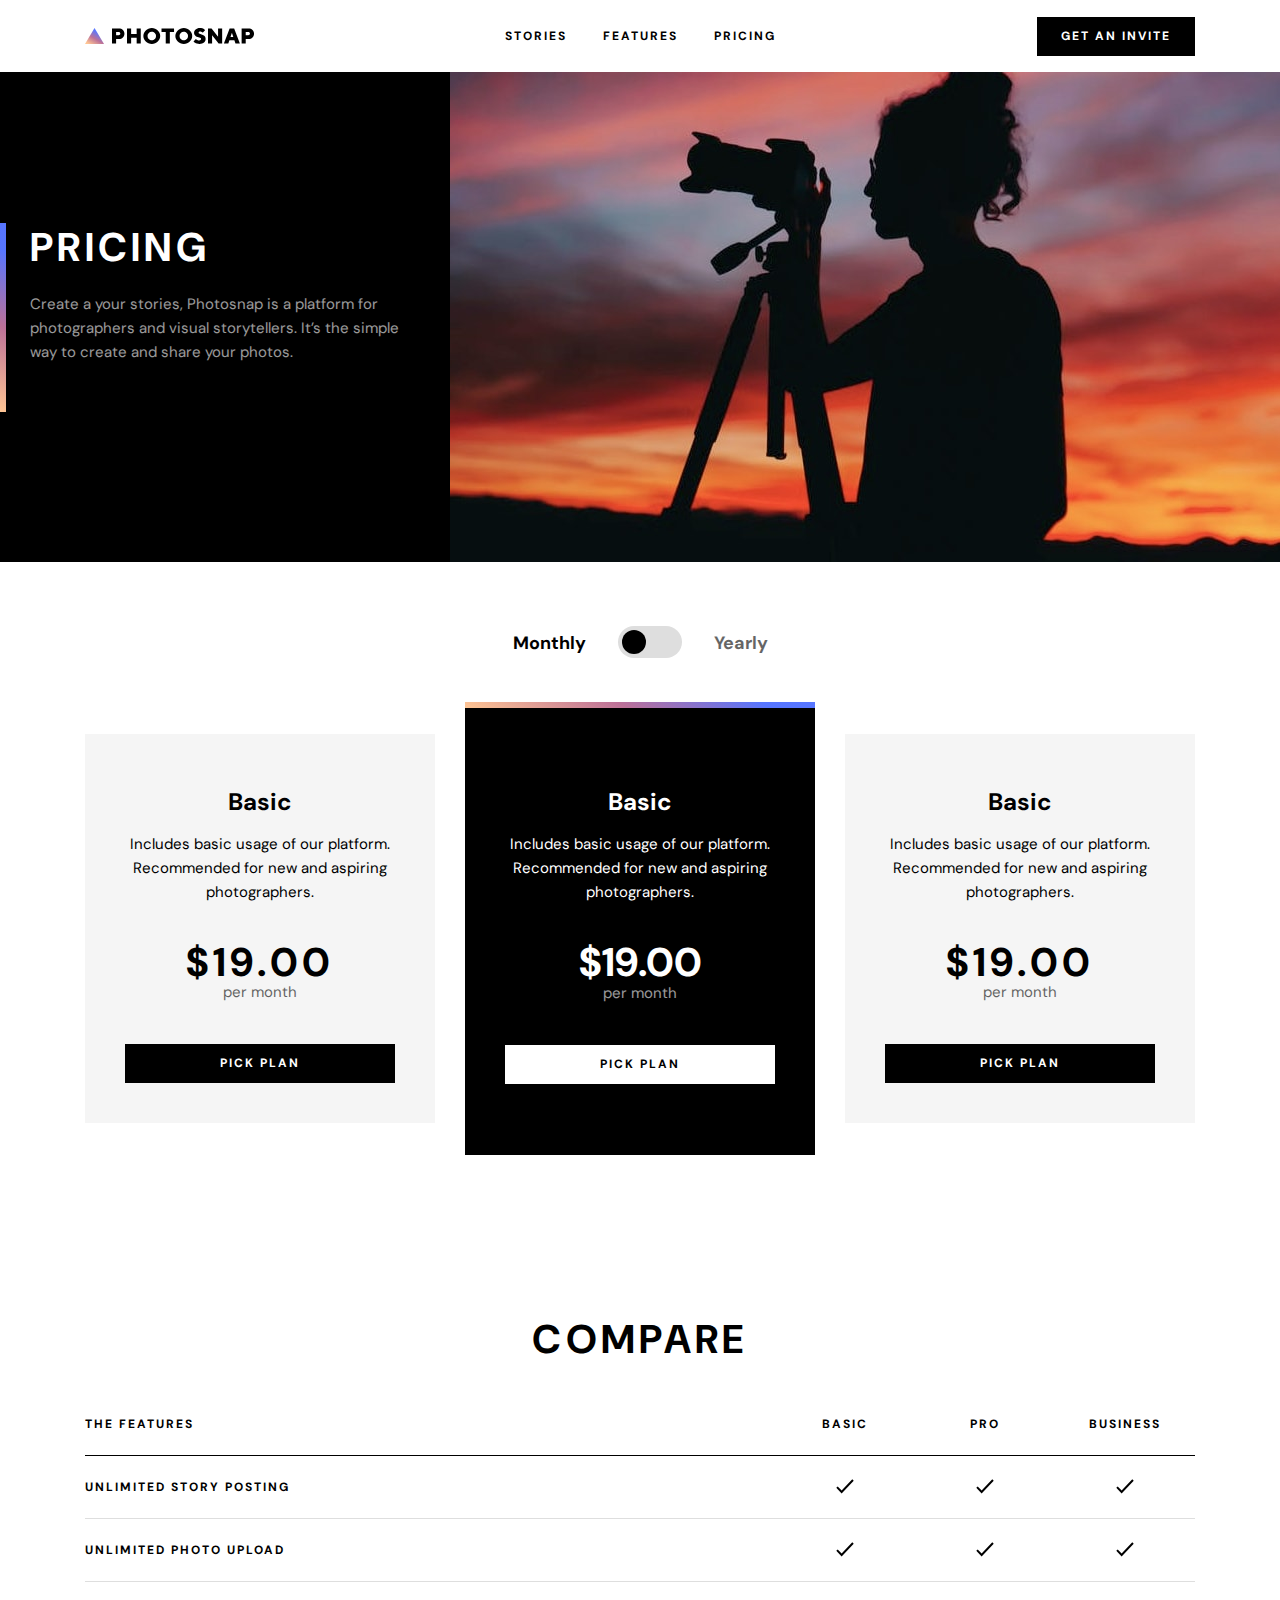
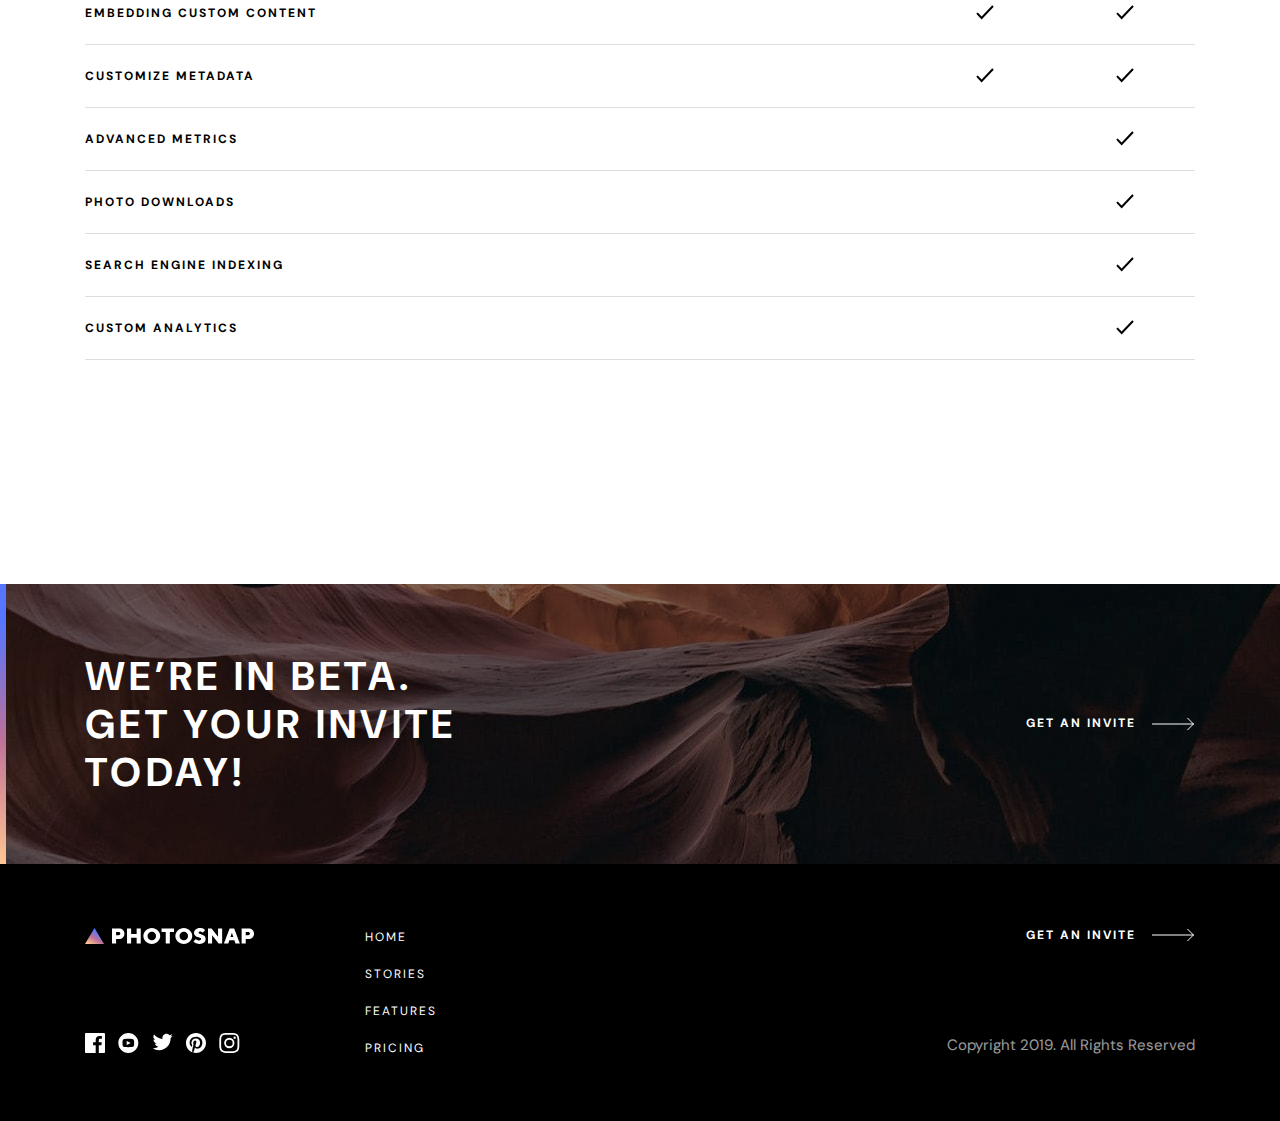
<file: pricing.html>
<!DOCTYPE html>
<html lang="en">

<head>
  <meta charset="UTF-8">
  <meta name="viewport" content="width=device-width, initial-scale=1.0">

  <link rel="icon" type="image/png" sizes="32x32" href="./public/assets/favicon-32x32.png">


  <!-- google fonts -->
  <link rel="preconnect" href="https://fonts.googleapis.com">
  <link rel="preconnect" href="https://fonts.gstatic.com" crossorigin>
  <link href="https://fonts.googleapis.com/css2?family=DM+Sans:wght@400;700&display=swap" rel="stylesheet">

  <title>Frontend Mentor | Photosnap Website Challenge</title>

  <!-- custom css-->
  <link rel="stylesheet" href="./public/css/style.css">
  <script src="./public/js/navigation.js" defer></script>
</head>

<body id="pricing">
  <header class="header">
    <div class="container">
      <a href="./index.html" aria-label="Home"><img class="logo" src="./public/assets/shared/desktop/logo.svg" alt="photosnap logo"></a>
      <button class="mobile-nav-toggle" aria-controls="primary-navigation" aria-expanded="false"><span
          class="sr-only">Menu</span></button>
      <nav id="primary-navigation" data-visible="false">
        <ul>
          <li><a class="fs-400 letter-spacing-2 uppercase text-black fw-700" href="./stories.html">Stories</a></li>
          <li><a class="fs-400 letter-spacing-2 uppercase text-black fw-700" href="./features.html">Features</a></li>
          <li><a class="fs-400 letter-spacing-2 uppercase text-black fw-700" href="./pricing.html">Pricing</a></li>
        </ul>
        <button class="button button--primary">Get an invite</button>
      </nav>
    </div>
  </header>

  <main>
    <section class="article-with-picture reversed bg-black">
      <picture>
        <source media="(min-width: 1280px)" srcset="./public/assets/pricing/desktop/hero.jpg">
        <source media="(min-width: 768px)" srcset="./public/assets/pricing/tablet/hero.jpg">
        <source srcset="./public/assets/pricing/mobile/hero.jpg">
        <img src="./public/assets/pricing/mobile/hero.jpg" alt="Man with camera standing on dock">
      </picture>
      
      <article class="container with-accent">
        <h1 class="text-h1 text-white uppercase">Pricing</h1>
        <p class="text-body text-white text-opacity">
          Create a your stories, Photosnap is a platform for photographers and visual storytellers. It’s the simple way to create and share your photos.
        </p>
      </article>
    </section>

    <div class="switch--wrapper">
      <p class="text-h3 text-black monthly">Monthly</p>
      <label class="switch" role="switch">
        <input type="checkbox" hidden>
        <span class="slider"></span>
      </label>
      <p class="text-h3 text-black yearly">Yearly</p>
    </div>

    <section class="container pricing--cards">
      <div class="pricing--card bg-grey-light">
        <div class="pricing--card__info">
          <h3 class="text-h2">Basic</h3>
          <p class="text-body">
            Includes basic usage of our platform. Recommended for new and aspiring photographers.
          </p>
        </div>
        <div class="pricing--card__price">
          <p class="pricing--card__price__amount letter-spacing-4">$19.00</p>
          <p class="text-body text-opacity">per month</p>
        </div>
        <button class="button button--primary button--block">Pick plan</button>
      </div>

      <div class="pricing--card bg-black with-accent">
        <div class="pricing--card__info">
          <h3 class="text-h2 text-white">Basic</h3>
          <p class="text-body text-white">
            Includes basic usage of our platform. Recommended for new and aspiring photographers.
          </p>
        </div>
        <div class="pricing--card__price text-white">
          <p class="pricing--card__price__amount text-white">$19.00</p>
          <p class="text-body text-opacity">per month</p>
        </div>
        <button class="button button--primary button--inverted button--block">Pick plan</button>
      </div>

      <div class="pricing--card bg-grey-light">
        <div class="pricing--card__info">
          <h3 class="text-h2">Basic</h3>
          <p class="text-body">
            Includes basic usage of our platform. Recommended for new and aspiring photographers.
          </p>
        </div>
        <div class="pricing--card__price">
          <p class="pricing--card__price__amount letter-spacing-4">$19.00</p>
          <p class="text-body text-opacity">per month</p>
        </div>
        <button class="button button--primary button--block">Pick plan</button>
      </div>
    </section>

    <div class="section features-table">
      <div class="container">
        <h2 class="text-h1 text-black letter-spacing-4 uppercase">Compare</h2>
        <div class="table">
          <div class="row table-header">
            <div class="cell cell-01 fs-400 fw-700 text-black uppercase letter-spacing-2">The features</div>
            <div class="cell cell-02 fs-400 fw-700 text-black uppercase letter-spacing-2">Basic</div>
            <div class="cell cell-03 fs-400 fw-700 text-black uppercase letter-spacing-2">Pro</div>
            <div class="cell cell-04 fs-400 fw-700 text-black uppercase letter-spacing-2">Business</div>
          </div>

          <div class="row">
            <div class="cell cell-01 fs-400 fw-700 text-black uppercase letter-spacing-2">Unlimited story posting</div>
            <div class="cell cell-02 text-black fw-700 uppercase letter-spacing-2"><span>Basic</span><img src="./public/assets/pricing/desktop/check.svg" alt="checkmark"></div>
            <div class="cell cell-03 text-black fw-700 uppercase letter-spacing-2"><span>Pro</span> <img src="./public/assets/pricing/desktop/check.svg" alt="checkmark"></div>
            <div class="cell cell-04 text-black fw-700 uppercase letter-spacing-2"><span>Business</span> <img src="./public/assets/pricing/desktop/check.svg" alt="checkmark"></div>
          </div>

          <div class="row">
            <div class="cell cell-01 fs-400 fw-700 text-black uppercase letter-spacing-2">Unlimited photo upload</div>
            <div class="cell cell-02 text-black fw-700 uppercase letter-spacing-2"><span>Basic</span><img src="./public/assets/pricing/desktop/check.svg" alt="checkmark"></div>
            <div class="cell cell-03 text-black fw-700 uppercase letter-spacing-2"><span>Pro</span> <img src="./public/assets/pricing/desktop/check.svg" alt="checkmark"></div>
            <div class="cell cell-04 text-black fw-700 uppercase letter-spacing-2"><span>Business</span> <img src="./public/assets/pricing/desktop/check.svg" alt="checkmark"></div>
          </div>

          <div class="row">
            <div class="cell cell-01 fs-400 fw-700 text-black uppercase letter-spacing-2">Embedding custom content</div>
            <div class="cell cell-02 text-black fw-700 uppercase letter-spacing-2"><span>Basic</span></div>
            <div class="cell cell-03 text-black fw-700 uppercase letter-spacing-2"><span>Pro</span> <img src="./public/assets/pricing/desktop/check.svg" alt="checkmark"></div>
            <div class="cell cell-04 text-black fw-700 uppercase letter-spacing-2"><span>Business</span> <img src="./public/assets/pricing/desktop/check.svg" alt="checkmark"></div>
          </div>

          <div class="row">
            <div class="cell cell-01 fs-400 fw-700 text-black uppercase letter-spacing-2">Customize metadata</div>
            <div class="cell cell-02 text-black fw-700 uppercase letter-spacing-2"><span>Basic</span></div>
            <div class="cell cell-03 text-black fw-700 uppercase letter-spacing-2"><span>Pro</span> <img src="./public/assets/pricing/desktop/check.svg" alt="checkmark"></div>
            <div class="cell cell-04 text-black fw-700 uppercase letter-spacing-2"><span>Business</span> <img src="./public/assets/pricing/desktop/check.svg" alt="checkmark"></div>
          </div>

          <div class="row">
            <div class="cell cell-01 fs-400 fw-700 text-black uppercase letter-spacing-2">Advanced metrics</div>
            <div class="cell cell-02 text-black fw-700 uppercase letter-spacing-2"><span>Basic</span></div>
            <div class="cell cell-03 text-black fw-700 uppercase letter-spacing-2"><span>Pro</span></div>
            <div class="cell cell-04 text-black fw-700 uppercase letter-spacing-2"><span>Business</span> <img src="./public/assets/pricing/desktop/check.svg" alt="checkmark"></div>
          </div>

          <div class="row">
            <div class="cell cell-01 fs-400 fw-700 text-black uppercase letter-spacing-2">Photo downloads</div>
            <div class="cell cell-02 text-black fw-700 uppercase letter-spacing-2"><span>Basic</span></div>
            <div class="cell cell-03 text-black fw-700 uppercase letter-spacing-2"><span>Pro</span></div>
            <div class="cell cell-04 text-black fw-700 uppercase letter-spacing-2"><span>Business</span> <img src="./public/assets/pricing/desktop/check.svg" alt="checkmark"></div>
          </div>

          <div class="row">
            <div class="cell cell-01 fs-400 fw-700 text-black uppercase letter-spacing-2">Search engine indexing</div>
            <div class="cell cell-02 text-black fw-700 uppercase letter-spacing-2"><span>Basic</span></div>
            <div class="cell cell-03 text-black fw-700 uppercase letter-spacing-2"><span>Pro</span></div>
            <div class="cell cell-04 text-black fw-700 uppercase letter-spacing-2"><span>Business</span> <img src="./public/assets/pricing/desktop/check.svg" alt="checkmark"></div>
          </div>

          <div class="row">
            <div class="cell cell-01 fs-400 fw-700 text-black uppercase letter-spacing-2">Custom analytics</div>
            <div class="cell cell-02 text-black fw-700 uppercase letter-spacing-2"><span>Basic</span></div>
            <div class="cell cell-03 text-black fw-700 uppercase letter-spacing-2"><span>Pro</span></div>
            <div class="cell cell-04 text-black fw-700 uppercase letter-spacing-2"><span>Business</span> <img src="./public/assets/pricing/desktop/check.svg" alt="checkmark"></div>
          </div>
        </div>
      </div>
    </div>

    <div class="banner">
      <div class="container">
        <h2 class="text-h1 text-white uppercase">We’re in beta.
          Get your invite today!</h2>
        <button class="button button--secondary button--inverted">GET AN INVITE
          <svg xmlns="http://www.w3.org/2000/svg" width="43" height="14">
            <g fill="none" fill-rule="evenodd" stroke="#fff">
              <path d="M0 7h41.864M35.428 1l6 6-6 6" />
            </g>
          </svg>
        </button>
      </div>
    </div>

  </main>

  <footer class="footer bg-black">
    <div class="container">
      <div class="footer__content">
        <div class="footer__content__logo">
          <img src="./public/assets/shared/desktop/logo-white.svg" alt="Photosnap logo">
        </div>

        <ul class="footer__content__social">
          <li>
            <a href="#" id="facebook-icon"aria-label="Facebook">
              <svg xmlns="http://www.w3.org/2000/svg" width="20" height="20"><defs><linearGradient id="b" x1="100%" x2="0%" y1="0%" y2="100%"><stop offset="0%" stop-color="#63AFDB"/><stop offset="100%" stop-color="#6028F1"/></linearGradient></defs><path fill="url(#b)" d="M18.896 0H1.104C.494 0 0 .494 0 1.104v17.793C0 19.506.494 20 1.104 20h9.58v-7.745H8.076V9.237h2.606V7.01c0-2.583 1.578-3.99 3.883-3.99 1.104 0 2.052.082 2.329.119v2.7h-1.598c-1.254 0-1.496.597-1.496 1.47v1.928h2.989l-.39 3.018h-2.6V20h5.098c.608 0 1.102-.494 1.102-1.104V1.104C20 .494 19.506 0 18.896 0z"/></svg>
            </a>
          </li>

          <li>
            <a href="#" id="youtube-icon"aria-label="Youtube">
              <svg xmlns="http://www.w3.org/2000/svg" width="21" height="20"><defs><linearGradient id="c" x1="0%" x2="100%" y1="100%" y2="0%"><stop offset="0%" stop-color="#D3205A"/><stop offset="100%" stop-color="#FF5A5A"/></linearGradient></defs><path fill="url(#c)" d="M43.33 0c-5.523 0-10 4.478-10 10 0 5.523 4.477 10 10 10s10-4.477 10-10c0-5.522-4.477-10-10-10zm3.7 14.077c-1.75.12-5.653.12-7.402 0-1.896-.13-2.117-1.059-2.131-4.077.014-3.024.237-3.947 2.131-4.077 1.75-.12 5.652-.12 7.403 0 1.897.13 2.117 1.059 2.132 4.077-.015 3.024-.237 3.947-2.132 4.077zm-5.367-6.029l4.098 1.949-4.098 1.955V8.048z" transform="translate(-33)"/></svg>
            </a>
          </li>

          <li>
            <a href="#" id="twitter-icon"aria-label="Twitter">
              <svg xmlns="http://www.w3.org/2000/svg" width="21" height="18"><defs><linearGradient id="d" x1="100%" x2="0%" y1="16.979%" y2="83.021%"><stop offset="0%" stop-color="#65FFEB"/><stop offset="100%" stop-color="#27718A"/></linearGradient></defs><path fill="url(#d)" d="M86.66 3.797a8.192 8.192 0 01-2.357.646 4.11 4.11 0 001.805-2.27 8.22 8.22 0 01-2.606.996 4.096 4.096 0 00-2.995-1.296c-2.65 0-4.596 2.472-3.998 5.038a11.648 11.648 0 01-8.457-4.287 4.109 4.109 0 001.27 5.478 4.086 4.086 0 01-1.858-.513c-.045 1.901 1.318 3.68 3.291 4.075a4.113 4.113 0 01-1.853.07 4.106 4.106 0 003.833 2.85 8.25 8.25 0 01-6.075 1.7 11.616 11.616 0 006.29 1.843c7.618 0 11.922-6.434 11.662-12.205a8.354 8.354 0 002.048-2.124z" transform="translate(-66 -1)"/></svg>
            </a>
          </li>

          <li>
            <a href="#" id="pinterest-icon"aria-label="Pinterest">
              <svg xmlns="http://www.w3.org/2000/svg" width="20" height="20"><defs><linearGradient id="e" x1="100%" x2="0%" y1="0%" y2="100%"><stop offset="0%" stop-color="#F6C683"/><stop offset="100%" stop-color="#DE3838"/></linearGradient></defs><path fill="url(#e)" d="M109.99 0c-5.522 0-10 4.477-10 10 0 4.237 2.636 7.855 6.356 9.312-.088-.791-.167-2.005.035-2.868.181-.78 1.172-4.97 1.172-4.97s-.299-.6-.299-1.486c0-1.39.806-2.428 1.81-2.428.852 0 1.264.64 1.264 1.408 0 .858-.546 2.14-.828 3.33-.236.995.5 1.807 1.48 1.807 1.778 0 3.144-1.874 3.144-4.58 0-2.393-1.72-4.068-4.176-4.068-2.845 0-4.515 2.135-4.515 4.34 0 .859.33 1.781.744 2.281a.3.3 0 01.069.288l-.278 1.133c-.044.183-.145.223-.335.134-1.249-.581-2.03-2.407-2.03-3.874 0-3.154 2.292-6.052 6.608-6.052 3.469 0 6.165 2.473 6.165 5.776 0 3.447-2.173 6.22-5.19 6.22-1.013 0-1.965-.525-2.291-1.148l-.623 2.378c-.226.869-.835 1.958-1.244 2.621.937.29 1.931.446 2.962.446 5.523 0 10-4.477 10-10s-4.477-10-10-10z" transform="translate(-100)"/></svg>
            </a>
          </li>

          <li>
            <a href="#" id="instagram-icon"aria-label="Instagram">
              <svg xmlns="http://www.w3.org/2000/svg" width="21" height="20"><defs><linearGradient id="f" x1="0%" x2="50%" y1="100%" y2="0%"><stop offset="0%" stop-color="#FFC593"/><stop offset="51.945%" stop-color="#BC7198"/><stop offset="100%" stop-color="#5A77FF"/></linearGradient></defs><path fill="url(#f)" d="M143.32 1.802c2.67 0 2.987.01 4.042.059 2.71.123 3.976 1.409 4.099 4.099.048 1.054.057 1.37.057 4.04 0 2.672-.01 2.988-.057 4.042-.124 2.687-1.387 3.975-4.1 4.099-1.054.048-1.37.058-4.041.058-2.67 0-2.987-.01-4.04-.058-2.718-.124-3.977-1.416-4.1-4.1-.048-1.054-.058-1.37-.058-4.041 0-2.67.01-2.986.058-4.04.124-2.69 1.387-3.977 4.1-4.1 1.054-.048 1.37-.058 4.04-.058zm0-1.802c-2.716 0-3.056.012-4.123.06-3.631.167-5.65 2.182-5.816 5.817-.05 1.067-.061 1.407-.061 4.123s.012 3.057.06 4.123c.167 3.632 2.182 5.65 5.817 5.817 1.067.048 1.407.06 4.123.06s3.057-.012 4.123-.06c3.629-.167 5.652-2.182 5.816-5.817.05-1.066.061-1.407.061-4.123s-.012-3.056-.06-4.122c-.163-3.629-2.18-5.65-5.816-5.817C146.377.01 146.036 0 143.32 0zm0 4.865a5.135 5.135 0 100 10.27 5.135 5.135 0 000-10.27zm0 8.468a3.333 3.333 0 110-6.666 3.333 3.333 0 010 6.666zm5.338-9.87a1.2 1.2 0 100 2.4 1.2 1.2 0 000-2.4z" transform="translate(-133)"/></svg>
            </a>
          </li>
        </ul>

        <ul class="footer__content__navigation">
          <li><a href="./index.html" class="fs-400 text-white letter-spacing-2 uppercase">Home</a></li>
          <li><a href="./stories.html" class="fs-400 text-white letter-spacing-2 uppercase">Stories</a></li>
          <li><a href="./features.html" class="fs-400 text-white letter-spacing-2 uppercase">Features</a></li>
          <li><a href="./pricing.html" class="fs-400 text-white letter-spacing-2 uppercase">Pricing</a></li>
        </ul>
      </div>
      <div class="footer__misc">
        <button class="button button--secondary button--inverted">Get an invite
          <svg xmlns="http://www.w3.org/2000/svg" width="43" height="14">
            <g fill="none" fill-rule="evenodd" stroke="#000">
              <path d="M0 7h41.864M35.428 1l6 6-6 6" />
            </g>
          </svg>
        </button>
        <p class="text-body text-opacity text-white">
          Copyright 2019. All Rights Reserved
        </p>
      </div>
    </div>
  </footer>

</body>

</html>
</file>
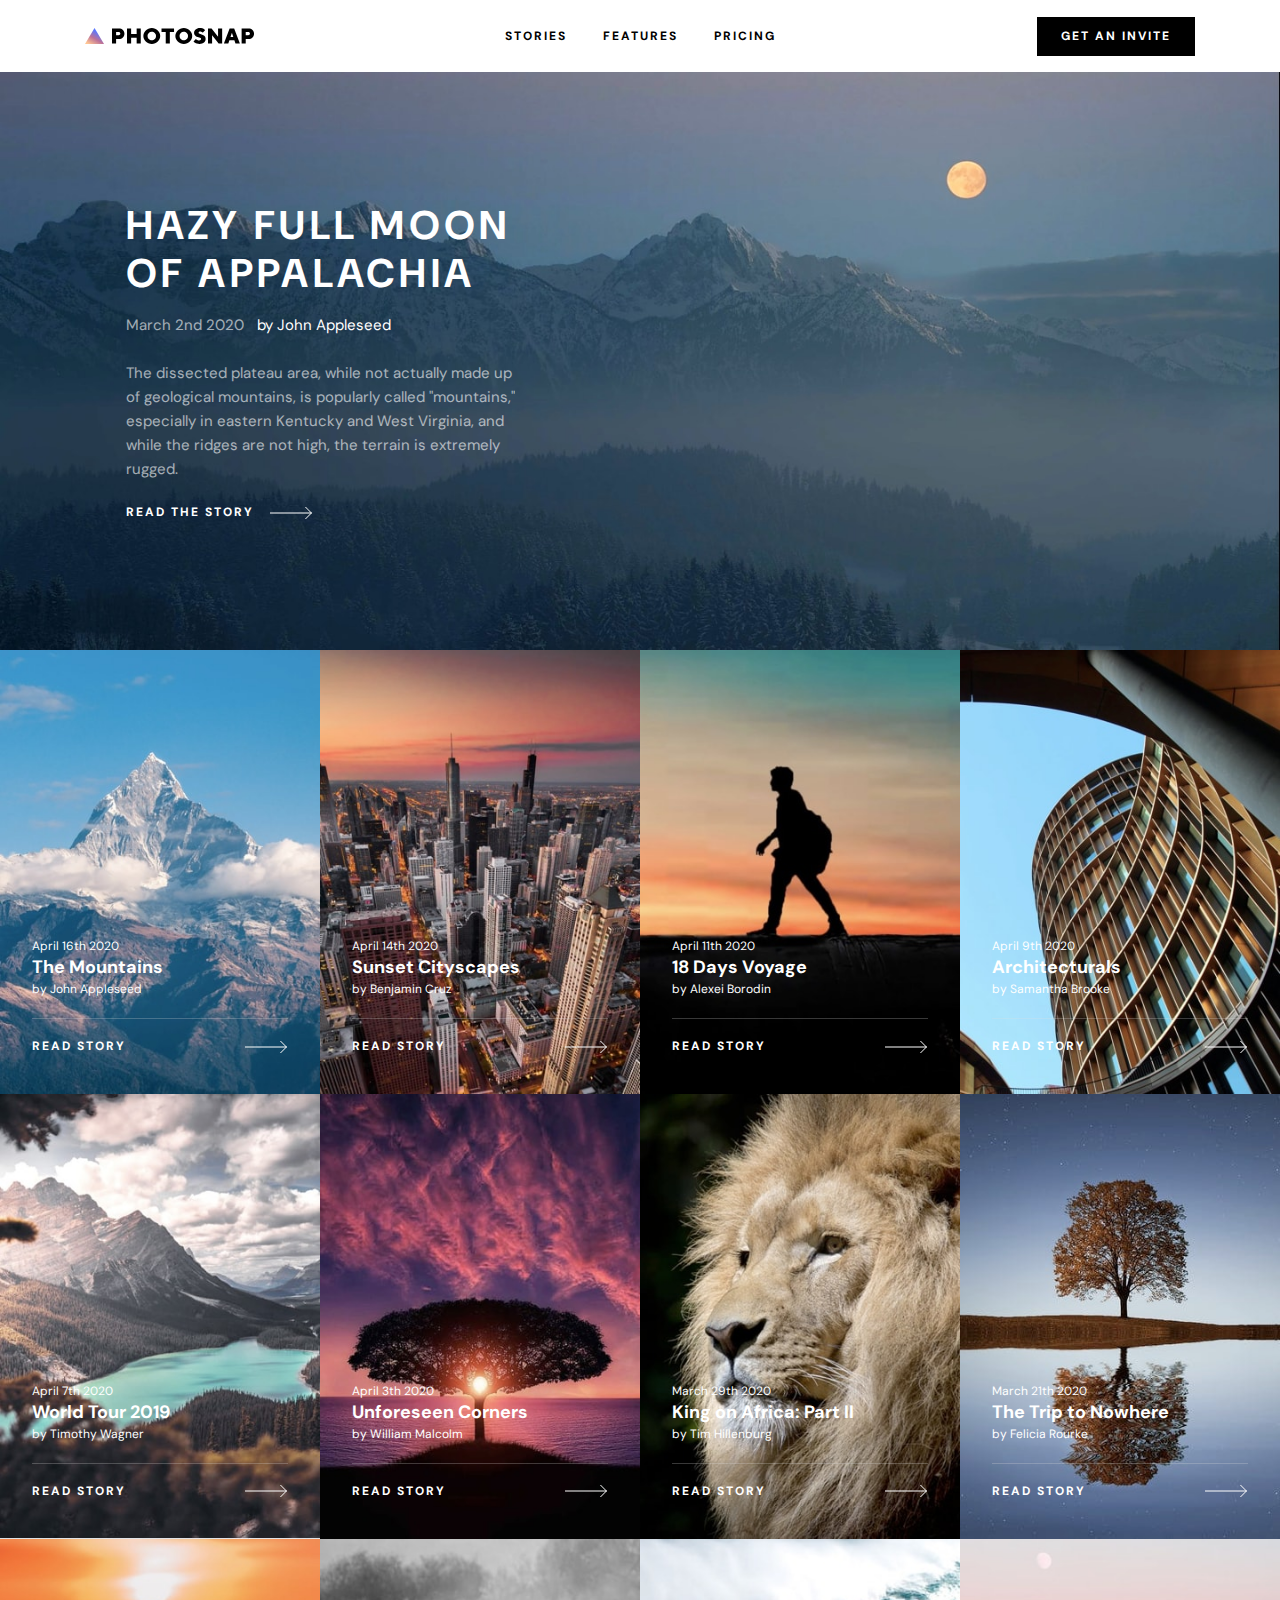
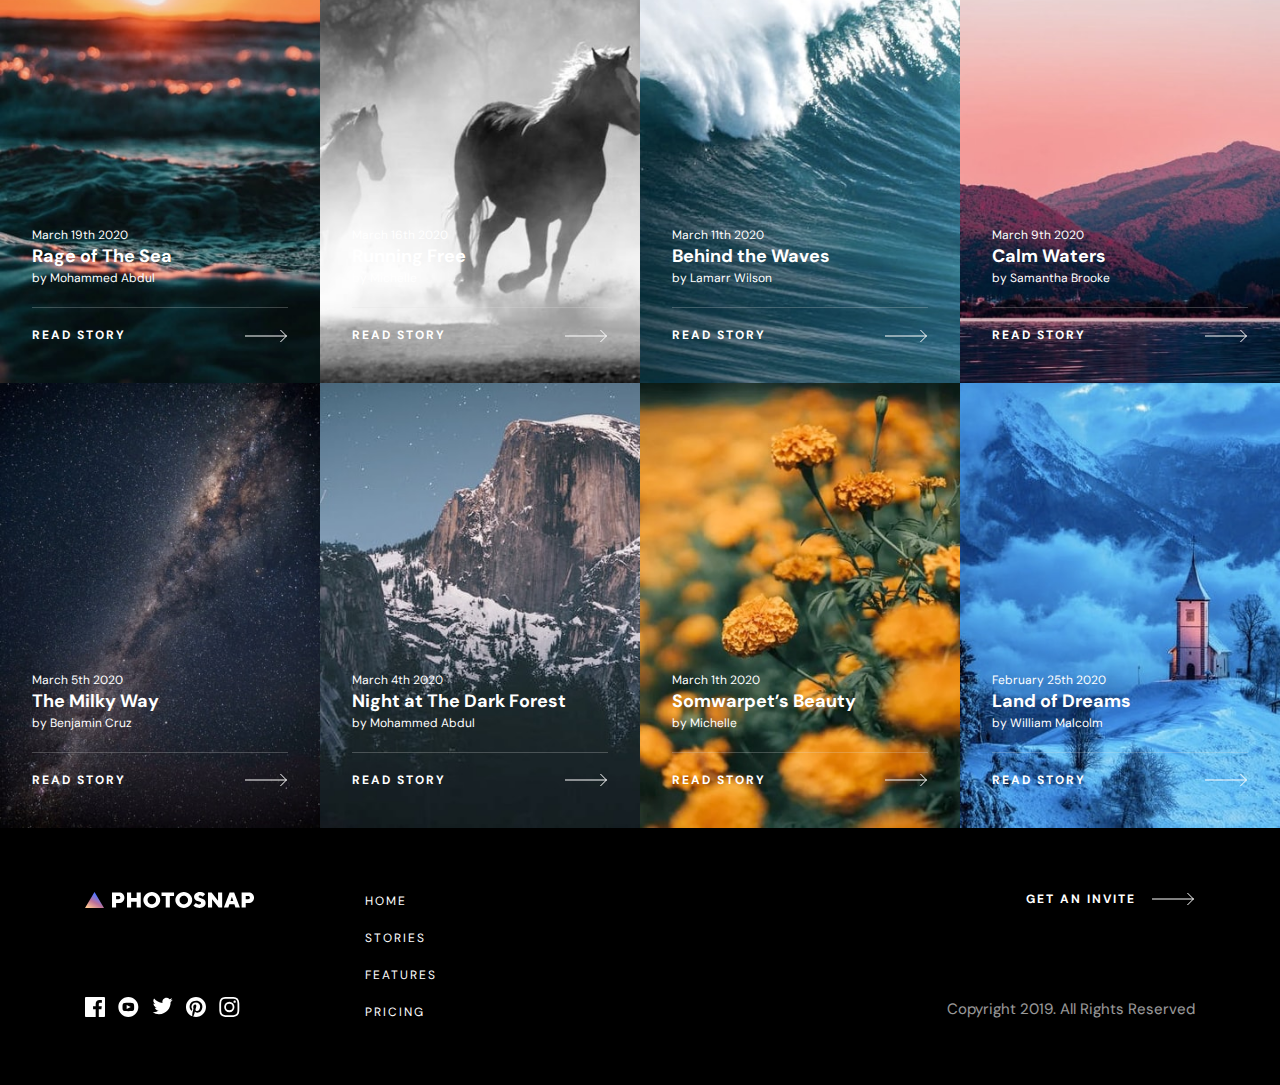
<file: stories.html>
<!DOCTYPE html>
<html lang="en">

<head>
  <meta charset="UTF-8">
  <meta name="viewport" content="width=device-width, initial-scale=1.0">

  <link rel="icon" type="image/png" sizes="32x32" href="./public/assets/favicon-32x32.png">


  <!-- google fonts -->
  <link rel="preconnect" href="https://fonts.googleapis.com">
  <link rel="preconnect" href="https://fonts.gstatic.com" crossorigin>
  <link href="https://fonts.googleapis.com/css2?family=DM+Sans:wght@400;700&display=swap" rel="stylesheet">

  <title>Frontend Mentor | Photosnap Website Challenge</title>

  <!-- custom css-->
  <link rel="stylesheet" href="./public/css/style.css">
  <script src="./public/js/navigation.js" defer></script>
</head>

<body id="stories">
  <header class="header">
    <div class="container">
      <a href="./index.html" aria-label="Home"><img class="logo" src="./public/assets/shared/desktop/logo.svg" alt="photosnap logo"></a>
      <button class="mobile-nav-toggle" aria-controls="primary-navigation" aria-expanded="false"><span
          class="sr-only">Menu</span></button>
      <nav id="primary-navigation" data-visible="false">
        <ul>
          <li><a class="fs-400 letter-spacing-2 uppercase text-black fw-700" href="./stories.html">Stories</a></li>
          <li><a class="fs-400 letter-spacing-2 uppercase text-black fw-700" href="./features.html">Features</a></li>
          <li><a class="fs-400 letter-spacing-2 uppercase text-black fw-700" href="./pricing.html">Pricing</a></li>
        </ul>
        <button class="button button--primary">Get an invite</button>
      </nav>
    </div>
  </header>

  <main>
    <section class="article-with-picture reversed bg-black wide">
      <picture>
        <source media="(min-width: 1280px)" srcset="./public/assets/stories/desktop/moon-of-appalacia.jpg">
        <source media="(min-width: 768px)" srcset="./public/assets/stories/tablet/moon-of-appalacia.jpg">
        <source srcset="./public/assets/stories/mobile/moon-of-appalacia.jpg">
        <img src="./public/assets/stories/mobile/moon-of-appalacia.jpg" alt="Man with camera standing on dock">
      </picture>
      
      <div class="article--wrapper">
        <article class="container">
          <h1 class="text-h1 text-white uppercase">HAZY FULL MOON OF APPALACHIA</h1>

          <p class="text-body text-white"><span class="text-opacity">March 2nd 2020</span> by John Appleseed</p>

          <p class="text-body text-white text-opacity">
            The dissected plateau area, while not actually made up of geological mountains, is popularly called "mountains," especially in eastern Kentucky and West Virginia, and while the ridges are not high, the terrain is extremely rugged.
          </p>
          <button class="button button--secondary button--inverted">READ THE STORY
            <svg xmlns="http://www.w3.org/2000/svg" width="43" height="14">
              <g fill="none" fill-rule="evenodd" stroke="#000">
                <path d="M0 7h41.864M35.428 1l6 6-6 6" />
              </g>
            </svg>
          </button>
        </article>
      </div>
    </section>

    <section class="stories">
      <div class="story">
        <picture class="story__picture">
          <source media="(min-width: 768px)" srcset="./public/assets/stories/desktop/mountains.jpg">
          <source srcset="./public/assets/stories/mobile/mountains.jpg">

          <img src="./public/assets/stories/mobile/mountains.jpg" alt="Mountains">
        </picture>

        <div class="story__body flow-vertical" style="--flow-space: 2rem;">
          <div>
            <p class="text-white fs-400">April 16th 2020</p>
            <h3 class="text-h3 text-white">The Mountains</h3>
            <p class="text-white fs-400">by John Appleseed</p>
          </div>

          <div class="separator opacity-25"></div>

          <button class="button button--secondary button--inverted button--block">Read story
            <svg xmlns="http://www.w3.org/2000/svg" width="43" height="14">
              <g fill="none" fill-rule="evenodd" stroke="#000">
                <path d="M0 7h41.864M35.428 1l6 6-6 6" />
              </g>
            </svg>
          </button>
        </div>
      </div>

      <div class="story">
        <picture class="story__picture">
          <source media="(min-width: 768px)" srcset="./public/assets/stories/desktop/cityscapes.jpg">
          <source srcset="./public/assets/stories/mobile/cityscapes.jpg">

          <img src="./public/assets/stories/mobile/cityscapes.jpg" alt="Big city from air">
        </picture>

        <div class="story__body flow-vertical" style="--flow-space: 2rem;">
          <div>
            <p class="text-white fs-400">April 14th 2020</p>
            <h3 class="text-h3 text-white">Sunset Cityscapes</h3>
            <p class="text-white fs-400">by Benjamin Cruz</p>
          </div>

          <div class="separator opacity-25"></div>

          <button class="button button--secondary button--inverted button--block">Read story
            <svg xmlns="http://www.w3.org/2000/svg" width="43" height="14">
              <g fill="none" fill-rule="evenodd" stroke="#000">
                <path d="M0 7h41.864M35.428 1l6 6-6 6" />
              </g>
            </svg>
          </button>
        </div>
      </div>

      <div class="story">
        <picture class="story__picture">
          <source media="(min-width: 768px)" srcset="./public/assets/stories/desktop/18-days-voyage.jpg">
          <source srcset="./public/assets/stories/mobile/18-days-voyage.jpg">

          <img src="./public/assets/stories/mobile/18-days-voyage.jpg" alt="Man walking infront of sunset">
        </picture>

        <div class="story__body flow-vertical" style="--flow-space: 2rem;">
          <div>
            <p class="text-white fs-400">April 11th 2020</p>
            <h3 class="text-h3 text-white">18 Days Voyage</h3>
            <p class="text-white fs-400">by Alexei Borodin</p>
          </div>

          <div class="separator opacity-25"></div>

          <button class="button button--secondary button--inverted button--block">Read story
            <svg xmlns="http://www.w3.org/2000/svg" width="43" height="14">
              <g fill="none" fill-rule="evenodd" stroke="#000">
                <path d="M0 7h41.864M35.428 1l6 6-6 6" />
              </g>
            </svg>
          </button>
        </div>
      </div>

      <div class="story">
        <picture class="story__picture">
          <source media="(min-width: 768px)" srcset="./public/assets/stories/desktop/architecturals.jpg">
          <source srcset="./public/assets/stories/mobile/architecturals.jpg">

          <img src="./public/assets/stories/mobile/architecturals.jpg" alt="Modern building">
        </picture>

        <div class="story__body flow-vertical" style="--flow-space: 2rem;">
          <div>
            <p class="text-white fs-400">April 9th 2020</p>
            <h3 class="text-h3 text-white">Architecturals</h3>
            <p class="text-white fs-400">by Samantha Brooke</p>
          </div>

          <div class="separator opacity-25"></div>

          <button class="button button--secondary button--inverted button--block">Read story
            <svg xmlns="http://www.w3.org/2000/svg" width="43" height="14">
              <g fill="none" fill-rule="evenodd" stroke="#000">
                <path d="M0 7h41.864M35.428 1l6 6-6 6" />
              </g>
            </svg>
          </button>
        </div>
      </div>

      <div class="story">
        <picture class="story__picture">
          <source media="(min-width: 768px)" srcset="./public/assets/stories/desktop/world-tour.jpg">
          <source srcset="./public/assets/stories/mobile/world-tour.jpg">

          <img src="./public/assets/stories/mobile/world-tour.jpg" alt="Modern building">
        </picture>

        <div class="story__body flow-vertical" style="--flow-space: 2rem;">
          <div>
            <p class="text-white fs-400">April 7th 2020</p>
            <h3 class="text-h3 text-white">World Tour 2019</h3>
            <p class="text-white fs-400">by Timothy Wagner</p>
          </div>

          <div class="separator opacity-25"></div>

          <button class="button button--secondary button--inverted button--block">Read story
            <svg xmlns="http://www.w3.org/2000/svg" width="43" height="14">
              <g fill="none" fill-rule="evenodd" stroke="#000">
                <path d="M0 7h41.864M35.428 1l6 6-6 6" />
              </g>
            </svg>
          </button>
        </div>
      </div>

      <div class="story">
        <picture class="story__picture">
          <source media="(min-width: 768px)" srcset="./public/assets/stories/desktop/unforeseen-corners.jpg">
          <source srcset="./public/assets/stories/mobile/unforeseen-corners.jpg">

          <img src="./public/assets/stories/mobile/unforeseen-corners.jpg" alt="Modern building">
        </picture>

        <div class="story__body flow-vertical" style="--flow-space: 2rem;">
          <div>
            <p class="text-white fs-400">April 3th 2020</p>
            <h3 class="text-h3 text-white">Unforeseen Corners</h3>
            <p class="text-white fs-400">by William Malcolm</p>
          </div>

          <div class="separator opacity-25"></div>

          <button class="button button--secondary button--inverted button--block">Read story
            <svg xmlns="http://www.w3.org/2000/svg" width="43" height="14">
              <g fill="none" fill-rule="evenodd" stroke="#000">
                <path d="M0 7h41.864M35.428 1l6 6-6 6" />
              </g>
            </svg>
          </button>
        </div>
      </div>

      <div class="story">
        <picture class="story__picture">
          <source media="(min-width: 768px)" srcset="./public/assets/stories/desktop/king-on-africa.jpg">
          <source srcset="./public/assets/stories/mobile/king-on-africa.jpg">

          <img src="./public/assets/stories/mobile/king-on-africa.jpg" alt="Modern building">
        </picture>

        <div class="story__body flow-vertical" style="--flow-space: 2rem;">
          <div>
            <p class="text-white fs-400">March 29th 2020</p>
            <h3 class="text-h3 text-white">King on Africa: Part II</h3>
            <p class="text-white fs-400">by Tim Hillenburg</p>
          </div>

          <div class="separator opacity-25"></div>

          <button class="button button--secondary button--inverted button--block">Read story
            <svg xmlns="http://www.w3.org/2000/svg" width="43" height="14">
              <g fill="none" fill-rule="evenodd" stroke="#000">
                <path d="M0 7h41.864M35.428 1l6 6-6 6" />
              </g>
            </svg>
          </button>
        </div>
      </div>

      <div class="story">
        <picture class="story__picture">
          <source media="(min-width: 768px)" srcset="./public/assets/stories/desktop/trip-to-nowhere.jpg">
          <source srcset="./public/assets/stories/mobile/trip-to-nowhere.jpg">

          <img src="./public/assets/stories/mobile/trip-to-nowhere.jpg" alt="Modern building">
        </picture>

        <div class="story__body flow-vertical" style="--flow-space: 2rem;">
          <div>
            <p class="text-white fs-400">March 21th 2020</p>
            <h3 class="text-h3 text-white">The Trip to Nowhere</h3>
            <p class="text-white fs-400">by Felicia Rourke</p>
          </div>

          <div class="separator opacity-25"></div>

          <button class="button button--secondary button--inverted button--block">Read story
            <svg xmlns="http://www.w3.org/2000/svg" width="43" height="14">
              <g fill="none" fill-rule="evenodd" stroke="#000">
                <path d="M0 7h41.864M35.428 1l6 6-6 6" />
              </g>
            </svg>
          </button>
        </div>
      </div>

      <div class="story">
        <picture class="story__picture">
          <source media="(min-width: 768px)" srcset="./public/assets/stories/desktop/rage-of-the-sea.jpg">
          <source srcset="./public/assets/stories/mobile/rage-of-the-sea.jpg">

          <img src="./public/assets/stories/mobile/rage-of-the-sea.jpg" alt="Modern building">
        </picture>

        <div class="story__body flow-vertical" style="--flow-space: 2rem;">
          <div>
            <p class="text-white fs-400">March 19th 2020</p>
            <h3 class="text-h3 text-white">Rage of The Sea</h3>
            <p class="text-white fs-400">by Mohammed Abdul</p>
          </div>

          <div class="separator opacity-25"></div>

          <button class="button button--secondary button--inverted button--block">Read story
            <svg xmlns="http://www.w3.org/2000/svg" width="43" height="14">
              <g fill="none" fill-rule="evenodd" stroke="#000">
                <path d="M0 7h41.864M35.428 1l6 6-6 6" />
              </g>
            </svg>
          </button>
        </div>
      </div>

      <div class="story">
        <picture class="story__picture">
          <source media="(min-width: 768px)" srcset="./public/assets/stories/desktop/running-free.jpg">
          <source srcset="./public/assets/stories/mobile/running-free.jpg">

          <img src="./public/assets/stories/mobile/running-free.jpg" alt="Modern building">
        </picture>

        <div class="story__body flow-vertical" style="--flow-space: 2rem;">
          <div>
            <p class="text-white fs-400">March 16th 2020</p>
            <h3 class="text-h3 text-white">Running Free</h3>
            <p class="text-white fs-400">by Michelle</p>
          </div>

          <div class="separator opacity-25"></div>

          <button class="button button--secondary button--inverted button--block">Read story
            <svg xmlns="http://www.w3.org/2000/svg" width="43" height="14">
              <g fill="none" fill-rule="evenodd" stroke="#000">
                <path d="M0 7h41.864M35.428 1l6 6-6 6" />
              </g>
            </svg>
          </button>
        </div>
      </div>

      <div class="story">
        <picture class="story__picture">
          <source media="(min-width: 768px)" srcset="./public/assets/stories/desktop/behind-the-waves.jpg">
          <source srcset="./public/assets/stories/mobile/behind-the-waves.jpg">

          <img src="./public/assets/stories/mobile/behind-the-waves.jpg" alt="Modern building">
        </picture>

        <div class="story__body flow-vertical" style="--flow-space: 2rem;">
          <div>
            <p class="text-white fs-400">March 11th 2020</p>
            <h3 class="text-h3 text-white">Behind the Waves</h3>
            <p class="text-white fs-400">by Lamarr Wilson</p>
          </div>

          <div class="separator opacity-25"></div>

          <button class="button button--secondary button--inverted button--block">Read story
            <svg xmlns="http://www.w3.org/2000/svg" width="43" height="14">
              <g fill="none" fill-rule="evenodd" stroke="#000">
                <path d="M0 7h41.864M35.428 1l6 6-6 6" />
              </g>
            </svg>
          </button>
        </div>
      </div>

      <div class="story">
        <picture class="story__picture">
          <source media="(min-width: 768px)" srcset="./public/assets/stories/desktop/calm-waters.jpg">
          <source srcset="./public/assets/stories/mobile/calm-waters.jpg">

          <img src="./public/assets/stories/mobile/calm-waters.jpg" alt="Modern building">
        </picture>

        <div class="story__body flow-vertical" style="--flow-space: 2rem;">
          <div>
            <p class="text-white fs-400">March 9th 2020</p>
            <h3 class="text-h3 text-white">Calm Waters</h3>
            <p class="text-white fs-400">by Samantha Brooke</p>
          </div>

          <div class="separator opacity-25"></div>

          <button class="button button--secondary button--inverted button--block">Read story
            <svg xmlns="http://www.w3.org/2000/svg" width="43" height="14">
              <g fill="none" fill-rule="evenodd" stroke="#000">
                <path d="M0 7h41.864M35.428 1l6 6-6 6" />
              </g>
            </svg>
          </button>
        </div>
      </div>

      <div class="story">
        <picture class="story__picture">
          <source media="(min-width: 768px)" srcset="./public/assets/stories/desktop/milky-way.jpg">
          <source srcset="./public/assets/stories/mobile/milky-way.jpg">

          <img src="./public/assets/stories/mobile/milky-way.jpg" alt="Modern building">
        </picture>

        <div class="story__body flow-vertical" style="--flow-space: 2rem;">
          <div>
            <p class="text-white fs-400">March 5th 2020</p>
            <h3 class="text-h3 text-white">The Milky Way</h3>
            <p class="text-white fs-400">by Benjamin Cruz</p>
          </div>

          <div class="separator opacity-25"></div>

          <button class="button button--secondary button--inverted button--block">Read story
            <svg xmlns="http://www.w3.org/2000/svg" width="43" height="14">
              <g fill="none" fill-rule="evenodd" stroke="#000">
                <path d="M0 7h41.864M35.428 1l6 6-6 6" />
              </g>
            </svg>
          </button>
        </div>
      </div>

      <div class="story">
        <picture class="story__picture">
          <source media="(min-width: 768px)" srcset="./public/assets/stories/desktop/dark-forest.jpg">
          <source srcset="./public/assets/stories/mobile/dark-forest.jpg">

          <img src="./public/assets/stories/mobile/dark-forest.jpg" alt="Modern building">
        </picture>

        <div class="story__body flow-vertical" style="--flow-space: 2rem;">
          <div>
            <p class="text-white fs-400">March 4th 2020</p>
            <h3 class="text-h3 text-white">Night at The Dark Forest</h3>
            <p class="text-white fs-400">by  Mohammed Abdul</p>
          </div>

          <div class="separator opacity-25"></div>

          <button class="button button--secondary button--inverted button--block">Read story
            <svg xmlns="http://www.w3.org/2000/svg" width="43" height="14">
              <g fill="none" fill-rule="evenodd" stroke="#000">
                <path d="M0 7h41.864M35.428 1l6 6-6 6" />
              </g>
            </svg>
          </button>
        </div>
      </div>

      <div class="story">
        <picture class="story__picture">
          <source media="(min-width: 768px)" srcset="./public/assets/stories/desktop/somwarpet.jpg">
          <source srcset="./public/assets/stories/mobile/somwarpet.jpg">

          <img src="./public/assets/stories/mobile/somwarpet.jpg" alt="Modern building">
        </picture>

        <div class="story__body flow-vertical" style="--flow-space: 2rem;">
          <div>
            <p class="text-white fs-400">March 1th 2020</p>
            <h3 class="text-h3 text-white">Somwarpet’s Beauty</h3>
            <p class="text-white fs-400">by Michelle</p>
          </div>

          <div class="separator opacity-25"></div>

          <button class="button button--secondary button--inverted button--block">Read story
            <svg xmlns="http://www.w3.org/2000/svg" width="43" height="14">
              <g fill="none" fill-rule="evenodd" stroke="#000">
                <path d="M0 7h41.864M35.428 1l6 6-6 6" />
              </g>
            </svg>
          </button>
        </div>
      </div>

      <div class="story">
        <picture class="story__picture">
          <source media="(min-width: 768px)" srcset="./public/assets/stories/desktop/land-of-dreams.jpg">
          <source srcset="./public/assets/stories/mobile/land-of-dreams.jpg">

          <img src="./public/assets/stories/mobile/land-of-dreams.jpg" alt="Modern building">
        </picture>

        <div class="story__body flow-vertical" style="--flow-space: 2rem;">
          <div>
            <p class="text-white fs-400">February 25th 2020</p>
            <h3 class="text-h3 text-white">Land of Dreams</h3>
            <p class="text-white fs-400">by William Malcolm</p>
          </div>

          <div class="separator opacity-25"></div>

          <button class="button button--secondary button--inverted button--block">Read story
            <svg xmlns="http://www.w3.org/2000/svg" width="43" height="14">
              <g fill="none" fill-rule="evenodd" stroke="#000">
                <path d="M0 7h41.864M35.428 1l6 6-6 6" />
              </g>
            </svg>
          </button>
        </div>
      </div>

    </section>

  </main>

  <footer class="footer bg-black">
    <div class="container">
      <div class="footer__content">
        <div class="footer__content__logo">
          <img src="./public/assets/shared/desktop/logo-white.svg" alt="Photosnap logo">
        </div>

        <ul class="footer__content__social">
          <li>
            <a href="#" id="facebook-icon"aria-label="Facebook">
              <svg xmlns="http://www.w3.org/2000/svg" width="20" height="20"><defs><linearGradient id="b" x1="100%" x2="0%" y1="0%" y2="100%"><stop offset="0%" stop-color="#63AFDB"/><stop offset="100%" stop-color="#6028F1"/></linearGradient></defs><path fill="url(#b)" d="M18.896 0H1.104C.494 0 0 .494 0 1.104v17.793C0 19.506.494 20 1.104 20h9.58v-7.745H8.076V9.237h2.606V7.01c0-2.583 1.578-3.99 3.883-3.99 1.104 0 2.052.082 2.329.119v2.7h-1.598c-1.254 0-1.496.597-1.496 1.47v1.928h2.989l-.39 3.018h-2.6V20h5.098c.608 0 1.102-.494 1.102-1.104V1.104C20 .494 19.506 0 18.896 0z"/></svg>
            </a>
          </li>

          <li>
            <a href="#" id="youtube-icon"aria-label="Youtube">
              <svg xmlns="http://www.w3.org/2000/svg" width="21" height="20"><defs><linearGradient id="c" x1="0%" x2="100%" y1="100%" y2="0%"><stop offset="0%" stop-color="#D3205A"/><stop offset="100%" stop-color="#FF5A5A"/></linearGradient></defs><path fill="url(#c)" d="M43.33 0c-5.523 0-10 4.478-10 10 0 5.523 4.477 10 10 10s10-4.477 10-10c0-5.522-4.477-10-10-10zm3.7 14.077c-1.75.12-5.653.12-7.402 0-1.896-.13-2.117-1.059-2.131-4.077.014-3.024.237-3.947 2.131-4.077 1.75-.12 5.652-.12 7.403 0 1.897.13 2.117 1.059 2.132 4.077-.015 3.024-.237 3.947-2.132 4.077zm-5.367-6.029l4.098 1.949-4.098 1.955V8.048z" transform="translate(-33)"/></svg>
            </a>
          </li>

          <li>
            <a href="#" id="twitter-icon"aria-label="Twitter">
              <svg xmlns="http://www.w3.org/2000/svg" width="21" height="18"><defs><linearGradient id="d" x1="100%" x2="0%" y1="16.979%" y2="83.021%"><stop offset="0%" stop-color="#65FFEB"/><stop offset="100%" stop-color="#27718A"/></linearGradient></defs><path fill="url(#d)" d="M86.66 3.797a8.192 8.192 0 01-2.357.646 4.11 4.11 0 001.805-2.27 8.22 8.22 0 01-2.606.996 4.096 4.096 0 00-2.995-1.296c-2.65 0-4.596 2.472-3.998 5.038a11.648 11.648 0 01-8.457-4.287 4.109 4.109 0 001.27 5.478 4.086 4.086 0 01-1.858-.513c-.045 1.901 1.318 3.68 3.291 4.075a4.113 4.113 0 01-1.853.07 4.106 4.106 0 003.833 2.85 8.25 8.25 0 01-6.075 1.7 11.616 11.616 0 006.29 1.843c7.618 0 11.922-6.434 11.662-12.205a8.354 8.354 0 002.048-2.124z" transform="translate(-66 -1)"/></svg>
            </a>
          </li>

          <li>
            <a href="#" id="pinterest-icon"aria-label="Pinterest">
              <svg xmlns="http://www.w3.org/2000/svg" width="20" height="20"><defs><linearGradient id="e" x1="100%" x2="0%" y1="0%" y2="100%"><stop offset="0%" stop-color="#F6C683"/><stop offset="100%" stop-color="#DE3838"/></linearGradient></defs><path fill="url(#e)" d="M109.99 0c-5.522 0-10 4.477-10 10 0 4.237 2.636 7.855 6.356 9.312-.088-.791-.167-2.005.035-2.868.181-.78 1.172-4.97 1.172-4.97s-.299-.6-.299-1.486c0-1.39.806-2.428 1.81-2.428.852 0 1.264.64 1.264 1.408 0 .858-.546 2.14-.828 3.33-.236.995.5 1.807 1.48 1.807 1.778 0 3.144-1.874 3.144-4.58 0-2.393-1.72-4.068-4.176-4.068-2.845 0-4.515 2.135-4.515 4.34 0 .859.33 1.781.744 2.281a.3.3 0 01.069.288l-.278 1.133c-.044.183-.145.223-.335.134-1.249-.581-2.03-2.407-2.03-3.874 0-3.154 2.292-6.052 6.608-6.052 3.469 0 6.165 2.473 6.165 5.776 0 3.447-2.173 6.22-5.19 6.22-1.013 0-1.965-.525-2.291-1.148l-.623 2.378c-.226.869-.835 1.958-1.244 2.621.937.29 1.931.446 2.962.446 5.523 0 10-4.477 10-10s-4.477-10-10-10z" transform="translate(-100)"/></svg>
            </a>
          </li>

          <li>
            <a href="#" id="instagram-icon"aria-label="Instagram">
              <svg xmlns="http://www.w3.org/2000/svg" width="21" height="20"><defs><linearGradient id="f" x1="0%" x2="50%" y1="100%" y2="0%"><stop offset="0%" stop-color="#FFC593"/><stop offset="51.945%" stop-color="#BC7198"/><stop offset="100%" stop-color="#5A77FF"/></linearGradient></defs><path fill="url(#f)" d="M143.32 1.802c2.67 0 2.987.01 4.042.059 2.71.123 3.976 1.409 4.099 4.099.048 1.054.057 1.37.057 4.04 0 2.672-.01 2.988-.057 4.042-.124 2.687-1.387 3.975-4.1 4.099-1.054.048-1.37.058-4.041.058-2.67 0-2.987-.01-4.04-.058-2.718-.124-3.977-1.416-4.1-4.1-.048-1.054-.058-1.37-.058-4.041 0-2.67.01-2.986.058-4.04.124-2.69 1.387-3.977 4.1-4.1 1.054-.048 1.37-.058 4.04-.058zm0-1.802c-2.716 0-3.056.012-4.123.06-3.631.167-5.65 2.182-5.816 5.817-.05 1.067-.061 1.407-.061 4.123s.012 3.057.06 4.123c.167 3.632 2.182 5.65 5.817 5.817 1.067.048 1.407.06 4.123.06s3.057-.012 4.123-.06c3.629-.167 5.652-2.182 5.816-5.817.05-1.066.061-1.407.061-4.123s-.012-3.056-.06-4.122c-.163-3.629-2.18-5.65-5.816-5.817C146.377.01 146.036 0 143.32 0zm0 4.865a5.135 5.135 0 100 10.27 5.135 5.135 0 000-10.27zm0 8.468a3.333 3.333 0 110-6.666 3.333 3.333 0 010 6.666zm5.338-9.87a1.2 1.2 0 100 2.4 1.2 1.2 0 000-2.4z" transform="translate(-133)"/></svg>
            </a>
          </li>
        </ul>

        <ul class="footer__content__navigation">
          <li><a href="./index.html" class="fs-400 text-white letter-spacing-2 uppercase">Home</a></li>
          <li><a href="./stories.html" class="fs-400 text-white letter-spacing-2 uppercase">Stories</a></li>
          <li><a href="./features.html" class="fs-400 text-white letter-spacing-2 uppercase">Features</a></li>
          <li><a href="./pricing.html" class="fs-400 text-white letter-spacing-2 uppercase">Pricing</a></li>
        </ul>
      </div>
      <div class="footer__misc">
        <button class="button button--secondary button--inverted">Get an invite
          <svg xmlns="http://www.w3.org/2000/svg" width="43" height="14">
            <g fill="none" fill-rule="evenodd" stroke="#000">
              <path d="M0 7h41.864M35.428 1l6 6-6 6" />
            </g>
          </svg>
        </button>
        <p class="text-body text-opacity text-white">
          Copyright 2019. All Rights Reserved
        </p>
      </div>
    </div>
  </footer>

</body>

</html>
</file>
<file: public/css/style.css>
:root {
  --clr-accent-pink: 28 100% 79%;
  --clr-accent-purple: 329 36% 59%;
  --clr-accent-blue: 229 100% 67%;
  --clr-accent: linear-gradient(30deg, hsl(var(--clr-accent-pink) / 1) 0%, hsl(var(--clr-accent-purple) / 1) 45%, hsl(var(--clr-accent-blue) / 1) 85%);
  --clr-black: 0 0% 0%;
  --clr-grey-light: 0 0% 87%;
  --clr-white: 0 0% 100%;
  --ff-sans: "DM Sans", sans-serif;
  --fs-800: 3.2rem;
  --fs-700: 2.4rem;
  --fs-600: 1.8rem;
  --fs-500: 1.5rem;
  --fs-400: 1.2rem;
}
@media only screen and (min-width: 768px) {
  :root {
    --fs-800: 4rem;
    --fs-700: 2.4rem;
    --fs-600: 1.8rem;
    --fs-500: 1.5rem;
    --fs-400: 1.2rem;
  }
}

html {
  font-size: 62.5%;
}

body {
  font-family: var(--ff-sans);
  font-size: 1rem;
  font-weight: 400;
  line-height: 1.6;
  color: hsl(var(--clr-black));
}

/* Box sizing rules */
*,
*::before,
*::after {
  padding: 0;
  margin: 0;
  box-sizing: border-box;
}

/* Remove default margin */
body,
h1,
h2,
h3,
h4,
p,
figure,
blockquote,
dl,
dd {
  margin: 0;
}

/* Remove list styles on ul, ol elements with a list role, which suggests default styling will be removed */
ul,
ol {
  list-style: none;
}

/* Set core root defaults */
html:focus-within {
  scroll-behavior: smooth;
}

/* Set core body defaults */
body {
  min-height: 100vh;
  text-rendering: optimizeSpeed;
  line-height: 1.5;
}

/* A elements that don't have a class get default styles */
a:not([class]) {
  text-decoration-skip-ink: auto;
}

/* Make images easier to work with */
img,
picture {
  max-width: 100%;
  display: block;
}

/* Inherit fonts for inputs and buttons */
input,
button,
textarea,
select {
  font: inherit;
}

button {
  background-color: transparent;
  border: 0;
  outline: none;
}

/* Remove all animations, transitions and smooth scroll for people that prefer not to see them */
@media (prefers-reduced-motion: reduce) {
  html:focus-within {
    scroll-behavior: auto;
  }
  *,
  *::before,
  *::after {
    animation-duration: 0.01ms !important;
    animation-iteration-count: 1 !important;
    transition-duration: 0.01ms !important;
    scroll-behavior: auto !important;
  }
}
.button {
  display: inline-flex;
  align-items: center;
  justify-content: center;
  border: 0;
  outline: none;
  text-decoration: none;
  font-size: 1.2rem;
  line-height: 1.25em;
  letter-spacing: 2px;
  font-weight: 700;
  text-transform: uppercase;
  white-space: nowrap;
  transition: background-color 200ms ease-in-out, color 200ms ease-in-out, text-decoration 200ms ease-in-out;
  cursor: pointer;
}
.button--primary {
  padding: 1em 2em;
  background-color: hsl(var(--clr-black));
  color: hsl(var(--clr-white));
}
.button--primary:hover {
  background-color: #DFDFDF;
  color: hsl(var(--clr-black));
}
.button--primary.button--inverted {
  background-color: hsl(var(--clr-white));
  color: hsl(var(--clr-black));
}
.button--primary.button--inverted:hover {
  background-color: #DFDFDF;
  color: hsl(var(--clr-black));
}
.button--secondary {
  color: hsl(var(--clr-black));
}
.button--secondary svg {
  margin-left: 1.6rem;
}
.button--secondary:hover {
  text-decoration: underline;
}
.button--secondary.button--inverted {
  color: hsl(var(--clr-white));
}
.button--secondary.button--inverted svg g {
  stroke: white;
}
.button--block {
  width: 100%;
}
.button--block.button--secondary svg {
  margin-left: auto;
}

.flex {
  display: flex;
  gap: var(--gap, 0);
}

.flex-a-center {
  align-items: center;
}

.flex-a-start {
  align-items: flex-start;
}

.flex-a-end {
  align-items: flex-end;
}

.flex-j-center {
  justify-content: center;
}

.flex-j-start {
  justify-content: flex-start;
}

.flex-j-end {
  justify-content: flex-end;
}

.flex-j-space-between {
  justify-content: space-between;
}

.grid {
  display: grid;
}

.grid-c-2 {
  grid-template-columns: repeat(2, 1fr);
}

.grid-c-3 {
  grid-template-columns: repeat(3, 1fr);
}

.flow-vertical > * + * {
  margin-top: var(--flow-space, 1rem);
}

.flow-horizontal > * + * {
  margin-left: var(--flow-space, 1rem);
}

.container {
  width: 100%;
  padding-block: 0;
  margin-block: 0;
  margin-inline: auto;
  padding-inline: 2.4em;
  max-width: 114.8em;
}
@media only screen and (min-width: 768px) {
  .container {
    padding-inline: 4em;
    max-width: 119em;
  }
}

.bg-accent {
  background: var(--clr-accent);
}

.bg-black {
  background-color: hsl(var(--clr-black));
}

.bg-grey-light {
  background-color: hsl(var(--clr-grey-light));
}

.bg-white {
  background-color: hsl(var(--clr-white));
}

.text-black {
  color: hsl(var(--clr-black));
}

.text-grey-light {
  color: hsl(var(--clr-grey-light));
}

.text-white {
  color: hsl(var(--clr-white));
}

.text-opacity {
  opacity: 0.6;
}

.opacity-25 {
  opacity: 0.25;
}

.fs-800, .text-h1 {
  font-size: var(--fs-800);
}

.fs-700, .text-h2, .ds-subtitle {
  font-size: var(--fs-700);
}

.fs-600, .text-h3 {
  font-size: var(--fs-600);
}

.fs-500, .text-body {
  font-size: var(--fs-500);
}

.fs-400, .text-h4 {
  font-size: var(--fs-400);
}

.fw-700 {
  font-weight: 700;
}

.fw-500 {
  font-weight: 500;
}

.letter-spacing-2, .text-h4 {
  letter-spacing: 2px;
}

.letter-spacing-4, .text-h1 {
  letter-spacing: 3.3px;
}
@media only screen and (min-width: 1280px) {
  .letter-spacing-4, .text-h1 {
    letter-spacing: 4.3px;
  }
}

.letter-spacing-normal {
  letter-spacing: normal;
}

.uppercase {
  text-transform: uppercase;
}

.text-h1 {
  font-weight: 700;
  line-height: 1.2;
}

.text-h2, .ds-subtitle {
  font-weight: 700;
  line-height: 1;
}

.text-h3 {
  font-weight: 700;
  line-height: 1.39;
}

.text-h4 {
  font-weight: 700;
  line-height: 1.33;
}

.text-body {
  line-height: 1.6;
}

.accent-border {
  border: 10px solid;
  border-image-slice: 1;
  border-width: 5px;
  border-image-source: var(--clr-accent);
}

.accent-border-top {
  border-top: 10px solid;
  border-image-slice: 1;
  border-width: 5px;
  border-image-source: var(--clr-accent);
}

.accent-border-right {
  border-right: 10px solid;
  border-image-slice: 1;
  border-width: 5px;
  border-image-source: var(--clr-accent);
}

.accent-border-bottom {
  border-bottom: 10px solid;
  border-image-slice: 1;
  border-width: 5px;
  border-image-source: var(--clr-accent);
}

.accent-border-left {
  border-left: 10px solid;
  border-image-slice: 1;
  border-width: 5px;
  border-image-source: var(--clr-accent);
}

.sr-only {
  position: absolute;
  width: 1px;
  height: 1px;
  padding: 0;
  margin: -1px;
  overflow: hidden;
  clip: rect(0, 0, 0, 0);
  white-space: nowrap;
  border: 0;
}

.circle {
  --width: 2em;
  width: var(--width);
  border-radius: 50%;
  aspect-ratio: 1;
}

.separator {
  width: 100%;
  border-bottom: 1px solid hsl(var(--clr-grey-light));
}

.ds-title {
  font-size: 3.2em;
  letter-spacing: 3px;
}
.ds-title > span {
  opacity: 0.25;
}

.ds-subtitle {
  opacity: 0.5;
}

.header {
  display: grid;
  height: 7.2em;
}
.header .container {
  position: relative;
  display: flex;
  align-items: center;
  justify-content: space-between;
}
@media only screen and (min-width: 768px) {
  .header .container {
    display: grid;
    grid-template-columns: repeat(3, 1fr);
    grid-template-areas: "logo nav nav";
    align-items: center;
  }
}
.header .logo {
  grid-area: logo;
}
.header .mobile-nav-toggle {
  background-image: url(../assets/shared/mobile/menu.svg);
  background-repeat: no-repeat;
  background-position: center;
  width: 2em;
  aspect-ratio: 1;
}
.header .mobile-nav-toggle[aria-expanded=true] {
  background-image: url(../assets/shared/mobile/close.svg);
}
@media only screen and (min-width: 768px) {
  .header .mobile-nav-toggle {
    display: none;
  }
}
.header nav {
  padding: 3.2em;
  position: absolute;
  left: 0;
  top: 100%;
  width: 100%;
  display: flex;
  flex-direction: column;
  align-items: center;
  justify-content: center;
  background-color: white;
  text-align: center;
  z-index: 9000;
}
.header nav ul {
  align-self: center;
  width: 100%;
  border-bottom: 1px solid hsl(var(--clr-grey-light));
  padding-bottom: 2em;
  margin-bottom: 2em;
}
.header nav ul > *:not(:first-of-type) {
  margin-top: 2em;
}
.header nav ul > li > a {
  text-decoration: none;
}
.header nav .button--primary {
  width: 100%;
}
.header nav[data-visible=false] {
  display: none;
}
@media only screen and (min-width: 768px) {
  .header nav {
    position: relative;
    top: auto;
    left: auto;
    grid-area: nav;
    padding: 0;
    display: flex;
    flex-direction: row;
    align-items: center;
    justify-content: space-between;
  }
  .header nav[data-visible=false] {
    display: flex;
  }
  .header nav ul {
    display: flex;
    align-items: center;
    justify-content: flex-start;
    gap: 3.6em;
    padding: 0;
    margin: 0;
    margin-left: 5em;
    border: 0;
    text-align: left;
  }
  .header nav ul > *:not(:first-of-type) {
    margin-top: 0;
  }
  .header nav .button--primary {
    width: max-content;
  }
}

.article-with-picture {
  position: relative;
  display: grid;
  grid-template-rows: repeat(2, auto);
  grid-template-areas: "picture" "article";
  align-items: center;
}
@media only screen and (min-width: 768px) {
  .article-with-picture {
    grid-template-columns: auto 1fr;
    grid-template-areas: "picture article";
  }
  .article-with-picture.reversed {
    grid-template-columns: 1fr auto;
    grid-template-areas: "article picture";
  }
  .article-with-picture.wide {
    grid-template-areas: "picture picture";
  }
  .article-with-picture.wide .article--wrapper {
    position: absolute;
    top: 0;
    left: 0;
    width: 100%;
    height: 100%;
    display: flex;
    align-items: center;
    max-width: 50%;
  }
  .article-with-picture.wide article {
    padding-inline: 4em;
    max-width: 46.9em;
  }
  .article-with-picture.wide article > p.text-body {
    padding-block: 0;
  }
  .article-with-picture.wide article > p.text-body:first-of-type {
    padding-block: 1.6rem 2.4rem;
  }
  .article-with-picture.wide article > p.text-body:first-of-type > span {
    margin-right: 0.9rem;
  }
  .article-with-picture.wide article > p.text-body:last-of-type {
    padding-block-end: 2.4rem;
  }
}
.article-with-picture picture {
  grid-area: picture;
  width: 100%;
  height: auto;
}
.article-with-picture picture > img {
  width: 100%;
  height: auto;
}
.article-with-picture article {
  grid-area: article;
  padding-block: 7.2em;
  width: 100%;
  max-width: 48em;
}
@media only screen and (min-width: 768px) {
  .article-with-picture article {
    max-width: fit-content;
    padding-block: 0;
    padding-inline: calc((100% - 39em) / 2);
  }
}
.article-with-picture article p.text-body {
  padding-block: 1.6rem 2.3rem;
}
@media only screen and (min-width: 768px) {
  .article-with-picture article p.text-body {
    padding-block: 2.1rem 4.8rem;
  }
}
.article-with-picture article.with-accent {
  position: relative;
}
.article-with-picture article.with-accent::before {
  content: "";
  position: absolute;
  top: 0;
  left: 2.4em;
  height: 0.6em;
  width: 12.8em;
  background: var(--clr-accent);
}
@media only screen and (min-width: 768px) {
  .article-with-picture article.with-accent::before {
    left: 0;
    width: 0.6em;
    height: 100%;
  }
}

.stories {
  display: grid;
  grid-template-columns: 1fr;
}
@media only screen and (min-width: 768px) {
  .stories {
    grid-template-columns: repeat(2, 1fr);
    grid-auto-rows: auto;
  }
}
@media only screen and (min-width: 1280px) {
  .stories {
    grid-template-columns: repeat(4, 1fr);
  }
}

.story {
  position: relative;
  transition: transform 250ms ease-in-out;
}
.story:hover {
  transform: translateY(-2.4rem);
}
.story__picture {
  width: 100%;
}
.story__picture > img {
  width: 100%;
  height: auto;
}
.story__body {
  position: absolute;
  bottom: 0;
  left: 0;
  width: 100%;
  padding-inline: 3.2em;
  padding-block: 4em;
}

.features {
  display: grid;
  grid-template-columns: minmax(1px, 1fr);
  grid-auto-rows: 1fr;
  gap: 5.6em;
  padding-block: 11.2em;
  align-items: flex-start;
  justify-content: center;
}
@media only screen and (min-width: 1280px) {
  .features {
    grid-template-columns: repeat(3, minmax(1px, 1fr));
    gap: 5.6em 3em;
  }
}
.features .feature {
  height: 100%;
  display: grid;
  grid-template-columns: 1fr;
  grid-template-rows: repeat(3, 1fr);
  align-items: center;
  justify-items: center;
  text-align: center;
}
.features .feature h3 {
  padding-block: 4.8rem 1.6rem;
}
.features .feature p {
  max-width: 45.7rem;
}
@media only screen and (min-width: 1280px) {
  .features .feature p {
    max-width: 33.9rem;
  }
}

@media only screen and (min-width: 768px) {
  #features .features {
    grid-template-columns: repeat(2, minmax(1px, 1fr));
    gap: 7.2em 3em;
  }
}
@media only screen and (min-width: 1280px) {
  #features .features {
    grid-template-columns: repeat(3, minmax(1px, 1fr));
    gap: 5.6em 3em;
  }
}

.footer {
  padding-block: 5.6em;
  text-align: center;
}
@media only screen and (min-width: 768px) {
  .footer {
    padding-block: 6.4em;
  }
}
.footer .container {
  display: grid;
  grid-template-columns: 1fr;
  grid-template-rows: repeat(2, auto);
  justify-items: center;
  gap: 12em 0;
}
@media only screen and (min-width: 768px) {
  .footer .container {
    grid-template-rows: 1fr;
    grid-template-columns: repeat(2, auto);
  }
}
.footer__content {
  display: grid;
  grid-template-columns: 1fr;
  grid-template-areas: "logo" "social" "navigation";
  justify-items: center;
}
@media only screen and (min-width: 768px) {
  .footer__content {
    justify-items: start;
    grid-template-areas: "logo" "navigation" "social";
    justify-self: start;
  }
}
@media only screen and (min-width: 1280px) {
  .footer__content {
    grid-template-columns: 1fr 1fr;
    grid-template-areas: "logo navigation" "social navigation";
    gap: 0 11rem;
  }
}
.footer__content__logo {
  grid-area: logo;
}
.footer__content__social {
  grid-area: social;
  margin-block: 3.2em 4.9em;
  display: flex;
  align-items: flex-start;
  justify-content: center;
  gap: 1.3em;
}
.footer__content__social > li > a > svg path {
  fill: hsl(var(--clr-white));
}
@media only screen and (min-width: 768px) {
  .footer__content__social {
    margin-block: 0;
  }
}
@media only screen and (min-width: 1280px) {
  .footer__content__social {
    align-self: end;
  }
}
.footer__content__navigation {
  grid-area: navigation;
  display: flex;
  flex-direction: column;
  align-items: center;
  gap: 1.9em;
}
@media only screen and (min-width: 768px) {
  .footer__content__navigation {
    padding-block: 3.2em 7.2em;
    flex-direction: row;
    gap: 2.6rem;
  }
}
@media only screen and (min-width: 1280px) {
  .footer__content__navigation {
    padding-block: 0;
    flex-direction: column;
    align-items: flex-start;
    justify-content: flex-start;
    gap: 1.9rem;
  }
}
.footer__content__navigation li > a {
  text-decoration: none;
}
.footer__misc {
  display: flex;
  flex-direction: column;
  align-items: center;
  gap: 3.4rem;
}
@media only screen and (min-width: 768px) {
  .footer__misc {
    align-items: flex-end;
    justify-content: space-between;
    justify-self: end;
  }
}

#facebook-icon:hover path {
  fill: url(#b);
}

#youtube-icon:hover path {
  fill: url(#c);
}

#twitter-icon:hover path {
  fill: url(#d);
}

#pinterest-icon:hover path {
  fill: url(#e);
}

#instagram-icon:hover path {
  fill: url(#f);
}

.banner {
  position: relative;
  background-image: url(../assets/shared/mobile/bg-beta.jpg);
  background-size: cover;
  background-position: center;
  background-repeat: no-repeat;
}
@media only screen and (min-width: 768px) {
  .banner {
    background-image: url(../assets/shared/tablet/bg-beta.jpg);
  }
}
@media only screen and (min-width: 1280px) {
  .banner {
    background-image: url(../assets/shared/desktop/bg-beta.jpg);
  }
}
.banner .container {
  position: relative;
  padding-block: 6.4em;
  display: flex;
  flex-direction: column;
  align-items: flex-start;
  justify-content: center;
  gap: 2.4em;
}
.banner .container::before {
  content: "";
  position: absolute;
  top: 0;
  left: 2.4rem;
  width: 12.8rem;
  height: 0.6rem;
  background: var(--clr-accent);
}
@media only screen and (min-width: 768px) {
  .banner .container {
    position: static;
    padding-block: 6.8em;
    flex-direction: row;
    justify-content: space-between;
    align-items: center;
  }
  .banner .container::before {
    top: 0;
    left: 0;
    width: 0.6rem;
    height: 100%;
  }
}
.banner h2 {
  position: relative;
  max-width: 32rem;
}
@media only screen and (min-width: 768px) {
  .banner h2 {
    max-width: 40rem;
  }
}

.switch {
  cursor: pointer;
}
.switch .slider {
  position: relative;
  display: inline-block;
  width: 6.4em;
  height: 3.2em;
  border-radius: 1.6em;
  background-color: hsl(var(--clr-grey-light));
  transition: background-color 250ms ease-in-out;
}
.switch .slider::before {
  content: "";
  position: absolute;
  top: 50%;
  left: 0.4em;
  width: 2.4em;
  aspect-ratio: 1;
  background-color: hsl(var(--clr-black));
  border-radius: 50%;
  transform: translateY(-50%);
  transition: transform 250ms ease-in-out, background-color 250ms ease-in-out;
}

.monthly,
.yearly {
  transition: opacity 250ms ease-in-out;
}

.switch--wrapper {
  padding-block: 6.4em 4em;
  display: flex;
  align-items: center;
  justify-content: center;
  gap: 3.2em;
}
.switch--wrapper:has(input:checked) .slider {
  background-color: hsl(var(--clr-black));
}
.switch--wrapper:has(input:checked) .slider::before {
  background-color: hsl(var(--clr-white));
  transform: translateY(-50%) translateX(3.2em);
}
.switch--wrapper:has(input:checked) .yearly {
  opacity: 1;
}
.switch--wrapper:has(input:checked) .monthly {
  opacity: 0.6;
}
.switch--wrapper:not(:has(input:checked)) .yearly {
  opacity: 0.6;
}
.switch--wrapper:not(:has(input:checked)) .monthly {
  opacity: 1;
}

.pricing--cards {
  margin-bottom: 6.4em;
  display: grid;
  grid-template-columns: 1fr;
  gap: 2.4em;
}
@media only screen and (min-width: 768px) {
  .pricing--cards {
    margin-bottom: 11.2em;
  }
}
@media only screen and (min-width: 1280px) {
  .pricing--cards {
    margin-bottom: 16em;
    align-items: center;
    grid-template-columns: repeat(3, 1fr);
    gap: 3em;
  }
}

.pricing--card {
  position: relative;
  padding: 5.6em 2.2em 4em;
  display: grid;
  grid-template-columns: 1ft;
  justify-content: center;
  grid-template-areas: "info" "price" "button";
  gap: 4em;
  text-align: center;
}
@media only screen and (min-width: 768px) {
  .pricing--card {
    padding: 4em 4.8em;
    grid-template-columns: 2;
    grid-template-rows: 2;
    grid-template-areas: "info price" "button price";
    text-align: left;
    justify-content: space-between;
  }
}
@media only screen and (min-width: 1280px) {
  .pricing--card {
    height: fit-content;
    padding: 5.6em 4em 4em;
    grid-template-columns: 1ft;
    justify-content: center;
    grid-template-areas: "info" "price" "button";
    text-align: center;
  }
}
.pricing--card.with-accent::before {
  content: "";
  position: absolute;
  top: 0;
  left: 0;
  width: 100%;
  height: 0.6em;
  background: var(--clr-accent);
}
@media only screen and (min-width: 768px) {
  .pricing--card.with-accent::before {
    height: 100%;
    width: 0.6em;
  }
}
@media only screen and (min-width: 1280px) {
  .pricing--card.with-accent::before {
    width: 100%;
    height: 0.6em;
  }
}
@media only screen and (min-width: 1280px) {
  .pricing--card.with-accent {
    padding: 8.8em 4em 7.1em;
  }
}
.pricing--card.bg-grey-light {
  --clr-grey-light: 0 0% 96%;
}
.pricing--card__info {
  grid-area: info;
  max-width: 31em;
}
@media only screen and (min-width: 768px) {
  .pricing--card__info {
    max-width: 27em;
  }
}
.pricing--card__info h3 {
  margin-bottom: 1.8rem;
}
.pricing--card__price {
  grid-area: price;
}
.pricing--card__price__amount {
  font-size: 4em;
  font-weight: 700;
  line-height: 0.92;
}
@media only screen and (min-width: 768px) {
  .pricing--card__price {
    text-align: right;
  }
}
@media only screen and (min-width: 1280px) {
  .pricing--card__price {
    text-align: center;
  }
}
.pricing--card .button {
  grid-area: button;
}

.features-table {
  padding-bottom: 6.4em;
}
@media only screen and (min-width: 768px) {
  .features-table {
    margin-bottom: 11.2rem;
  }
}
@media only screen and (min-width: 1280px) {
  .features-table {
    margin-bottom: 16rem;
  }
}
.features-table h2 {
  display: none;
  margin-bottom: 4rem;
  text-align: center;
}
@media only screen and (min-width: 768px) {
  .features-table h2 {
    display: block;
  }
}
@media only screen and (min-width: 1280px) {
  .features-table h2 {
    margin-bottom: 3rem;
  }
}

.table {
  display: grid;
  grid-template-columns: 1;
}
.table .row {
  padding-block: 2.2em;
  display: grid;
  grid-template-columns: repeat(3, 1fr);
  grid-template-rows: auto 1fr;
  grid-template-areas: "cell-01 cell-01 cell-01" "cell-02 cell-03 cell-04";
  border-bottom: 1px solid hsl(var(--clr-grey-light));
  gap: 1.6em 0;
}
@media only screen and (min-width: 768px) {
  .table .row {
    grid-template-columns: 1fr repeat(3, 14em);
    grid-template-rows: 1fr;
    grid-template-areas: "cell-01 cell-02 cell-03 cell-04";
  }
}
.table .row.table-header {
  border-color: hsl(var(--clr-black));
  grid-template-rows: 1fr;
  grid-template-areas: "cell-01 cell-01 cell-01";
}
.table .row.table-header .cell-02, .table .row.table-header .cell-03, .table .row.table-header .cell-04 {
  display: none;
}
@media only screen and (min-width: 768px) {
  .table .row.table-header .cell-02, .table .row.table-header .cell-03, .table .row.table-header .cell-04 {
    display: inline-block;
  }
}
@media only screen and (min-width: 768px) {
  .table .row.table-header {
    grid-template-columns: 1fr repeat(3, 14em);
    grid-template-rows: 1fr;
    grid-template-areas: "cell-01 cell-02 cell-03 cell-04";
  }
}
.table .row .cell.cell-02 span, .table .row .cell.cell-03 span, .table .row .cell.cell-04 span {
  display: block;
  opacity: 0.5;
  margin-bottom: 0.8rem;
}
@media only screen and (min-width: 768px) {
  .table .row .cell.cell-02 span, .table .row .cell.cell-03 span, .table .row .cell.cell-04 span {
    display: none;
  }
}
@media only screen and (min-width: 768px) {
  .table .row .cell.cell-02, .table .row .cell.cell-03, .table .row .cell.cell-04 {
    display: flex;
    align-items: center;
    justify-content: center;
  }
}
.table .row .cell.cell-01 {
  grid-area: cell-01;
}
.table .row .cell.cell-02 {
  grid-area: cell-02;
}
.table .row .cell.cell-03 {
  grid-area: cell-03;
}
.table .row .cell.cell-04 {
  grid-area: cell-04;
}

/*# sourceMappingURL=style.css.map */
</file>
